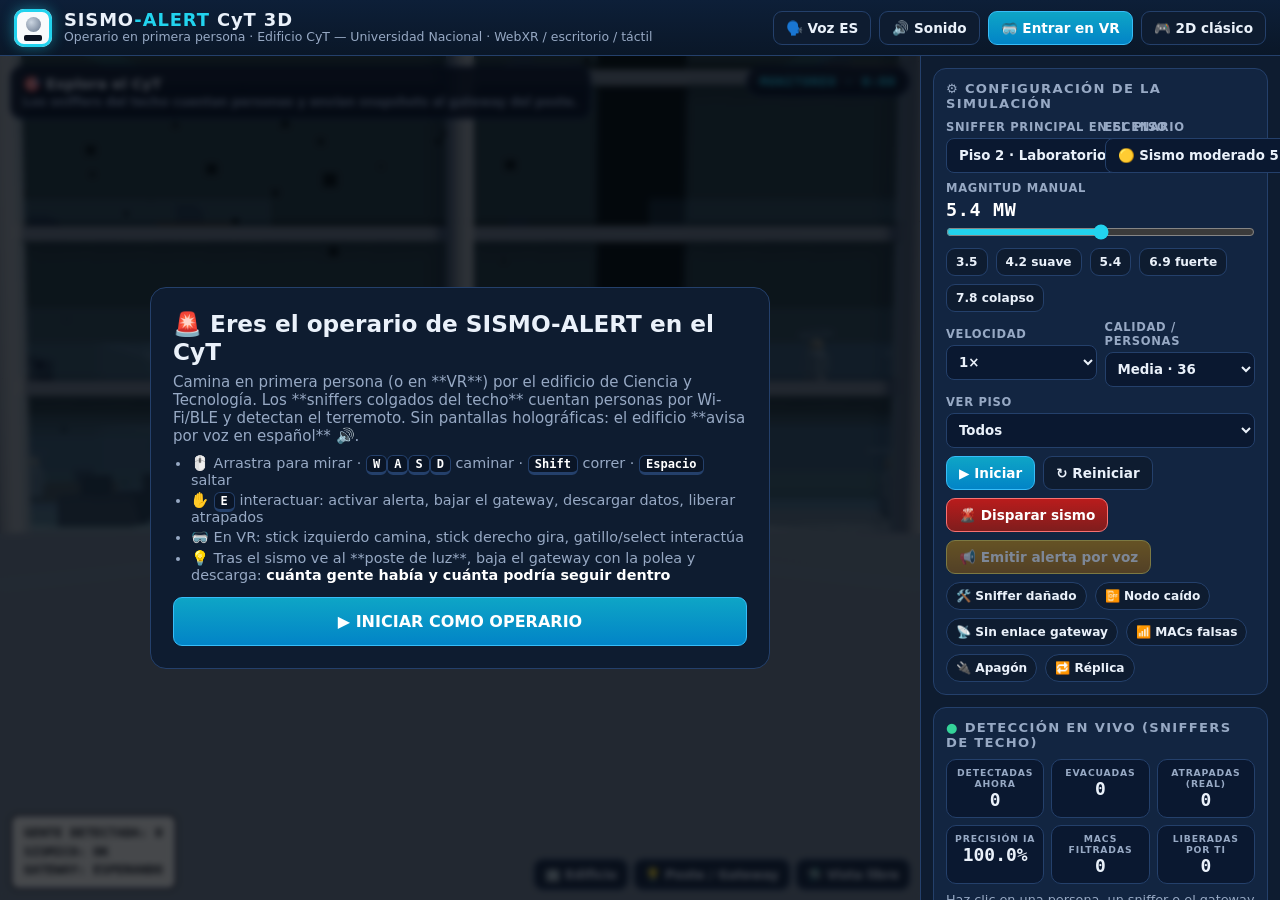
<file: index.html>
<!DOCTYPE html>
<html lang="es">
<head>
<meta charset="UTF-8">
<meta name="viewport" content="width=device-width, initial-scale=1.0, viewport-fit=cover">
<title>SISMO-ALERT CyT 3D — Operario VR · Edificio CyT Universidad Nacional</title>
<meta name="description" content="Juego inmersivo 3D/WebXR en el edificio CyT de la Universidad Nacional: sniffers de techo con voz en español detectan personas y el terremoto; el gateway de un poste de luz guarda cuánta gente había y cuánta podría seguir dentro.">
<meta property="og:title" content="SISMO-ALERT CyT 3D — Operario VR">
<meta property="og:image" content="https://nicolashg2004.github.io/juegoDiseno/modelo.jpg">
<meta name="theme-color" content="#07111f">
<link rel="icon" href="data:image/svg+xml,%3Csvg xmlns='http://www.w3.org/2000/svg' viewBox='0 0 64 64'%3E%3Crect x='6' y='6' width='52' height='52' rx='14' fill='%23f8fafc'/%3E%3Crect x='6' y='6' width='52' height='52' rx='14' fill='none' stroke='%2322d3ee' stroke-width='4'/%3E%3Ccircle cx='32' cy='30' r='11' fill='%2394a3b8'/%3E%3Crect x='20' y='44' width='24' height='9' rx='2' fill='%2307111f'/%3E%3C/svg%3E">
<link rel="stylesheet" href="css/immersive.css">
</head>
<body>
<header>
  <div class="mark" aria-hidden="true"></div>
  <div>
    <h1>SISMO<span>-ALERT</span> CyT 3D</h1>
    <div class="sub">Operario en primera persona · Edificio CyT — Universidad Nacional · WebXR / escritorio / táctil</div>
  </div>
  <nav>
    <button class="btn" id="btnVoice" type="button" aria-pressed="true">🗣️ Voz ES</button>
    <button class="btn" id="btnSound" type="button" aria-pressed="true">🔊 Sonido</button>
    <button class="btn primary" id="btnVR" type="button">🥽 Entrar en VR</button>
    <a class="btn" href="clasico.html">🎮 2D clásico</a>
  </nav>
</header>

<main>
  <section id="viewport" aria-label="Vista 3D del edificio CyT">
    <div id="crosshair" aria-hidden="true"></div>
    <div class="hud-top">
      <div id="objective">🎯 Explora el CyT<small>Los sniffers del techo están contando personas y enviando datos al gateway del poste.</small></div>
      <div id="phaseTag">MONITOREO · 0:00</div>
    </div>
    <div id="prompt"></div>
    <div id="subtitle" role="status" aria-live="polite"></div>
    <div id="einkMini">GENTE: —<br>SISMICO: OK<br>GATEWAY: —</div>
    <div class="view-btns">
      <button class="btn" id="btnViewBuilding" type="button">🏢 Edificio</button>
      <button class="btn" id="btnViewPole" type="button">💡 Poste / Gateway</button>
      <button class="btn" id="btnFreeCam" type="button" aria-pressed="false">🛸 Vista libre</button>
    </div>
    <div id="joy" aria-hidden="true"><div id="joyKnob"></div></div>
    <button id="btnTouchInteract" type="button" aria-label="Interactuar">✋</button>

    <div id="startOverlay">
      <div class="start-card">
        <h2>🚨 Eres el operario de SISMO-ALERT en el CyT</h2>
        <p>Camina en primera persona (o en **VR**) por el edificio de Ciencia y Tecnología. Los **sniffers colgados del techo** cuentan personas por Wi-Fi/BLE y detectan el terremoto. Sin pantallas holográficas: el edificio **avisa por voz en español** 🔊.</p>
        <ul>
          <li>🖱️ Arrastra para mirar · <span class="kbd">W</span><span class="kbd">A</span><span class="kbd">S</span><span class="kbd">D</span> caminar · <span class="kbd">Shift</span> correr · <span class="kbd">Espacio</span> saltar</li>
          <li>✋ <span class="kbd">E</span> interactuar: activar alerta, bajar el gateway, descargar datos, liberar atrapados</li>
          <li>🥽 En VR: stick izquierdo camina, stick derecho gira, gatillo/select interactúa</li>
          <li>💡 Tras el sismo ve al **poste de luz**, baja el gateway con la polea y descarga: <b>cuánta gente había y cuánta podría seguir dentro</b></li>
        </ul>
        <button class="btn primary" id="btnStart" type="button" style="width:100%;justify-content:center;padding:14px;font-size:1rem">▶ INICIAR COMO OPERARIO</button>
      </div>
    </div>
  </section>

  <aside>
    <section class="card">
      <h2>⚙️ Configuración de la simulación</h2>
      <div class="row">
        <label class="lab">Sniffer principal en el piso
          <select id="selFloor">
            <option value="0">Piso 1 · Lobby/Cafetería</option>
            <option value="1" selected>Piso 2 · Laboratorios</option>
            <option value="2">Piso 3 · Aulas/Biblioteca</option>
            <option value="3">Piso 4 · Terraza/Proyectos</option>
          </select>
        </label>
        <label class="lab">Escenario
          <select id="selScenario">
            <option value="normal">🟢 Día normal (sin sismo)</option>
            <option value="suave">🌿 Sismo suave 4.2</option>
            <option value="moderado" selected>🟡 Sismo moderado 5.4</option>
            <option value="fuerte">🟠 Terremoto fuerte 6.9</option>
            <option value="colapso">💥 Colapso 7.8 · sniffer sepultado</option>
            <option value="sniffer">🛠️ Sniffer principal dañado</option>
            <option value="apagon">🔌 Apagón + sismo fuerte</option>
            <option value="gateway">📡 Gateway sin enlace</option>
            <option value="macs">📶 Saturación de MACs falsas</option>
            <option value="replica">🔁 Terremoto + réplica</option>
          </select>
        </label>
      </div>
      <div class="row">
        <label class="lab">Magnitud manual <span id="magVal">5.4 Mw</span>
          <input type="range" id="rngMag" min="3" max="7.8" step="0.1" value="5.4">
        </label>
      </div>
      <div class="row mag-presets">
        <button class="btn" data-mag="3.5" type="button">3.5</button>
        <button class="btn" data-mag="4.2" type="button">4.2 suave</button>
        <button class="btn" data-mag="5.4" type="button">5.4</button>
        <button class="btn" data-mag="6.9" type="button">6.9 fuerte</button>
        <button class="btn" data-mag="7.8" type="button">7.8 colapso</button>
      </div>
      <div class="row">
        <label class="lab">Velocidad
          <select id="selSpeed"><option value="0.5">0.5×</option><option value="1" selected>1×</option><option value="2">2×</option><option value="4">4×</option></select>
        </label>
        <label class="lab">Calidad / personas
          <select id="selQuality"><option value="baja">Baja · 24</option><option value="media" selected>Media · 36</option><option value="alta">Alta · 52</option></select>
        </label>
        <label class="lab">Ver piso
          <select id="selFloorView"><option value="all" selected>Todos</option><option value="0">Piso 1</option><option value="1">Piso 2</option><option value="2">Piso 3</option><option value="3">Piso 4</option></select>
        </label>
      </div>
      <div class="row">
        <button class="btn primary" id="btnPause" type="button">⏸ Pausa</button>
        <button class="btn" id="btnReset" type="button">↻ Reiniciar</button>
        <button class="btn danger" id="btnQuake" type="button">🌋 Disparar sismo</button>
        <button class="btn warn" id="btnVoiceAlert" type="button" disabled>📢 Emitir alerta por voz</button>
      </div>
      <div class="row" aria-label="Fallas">
        <button class="btn chip-fault" data-fault="sniffer" type="button" aria-pressed="false">🛠️ Sniffer dañado</button>
        <button class="btn chip-fault" data-fault="nodeDown" type="button" aria-pressed="false">📴 Nodo caído</button>
        <button class="btn chip-fault" data-fault="gatewayOut" type="button" aria-pressed="false">📡 Sin enlace gateway</button>
        <button class="btn chip-fault" data-fault="macSat" type="button" aria-pressed="false">📶 MACs falsas</button>
        <button class="btn chip-fault" data-fault="blackout" type="button" aria-pressed="false">🔌 Apagón</button>
        <button class="btn chip-fault" data-fault="aftershock" type="button" aria-pressed="false">🔁 Réplica</button>
      </div>
    </section>

    <section class="card">
      <h2><span class="dotlive">●</span> Detección en vivo (sniffers de techo)</h2>
      <div class="metrics">
        <div class="metric"><span class="k">Detectadas ahora</span><span class="v" id="mDetected">0</span></div>
        <div class="metric"><span class="k">Evacuadas</span><span class="v" id="mEvacuated">0</span></div>
        <div class="metric"><span class="k">Atrapadas (real)</span><span class="v" id="mTrapped">0</span></div>
        <div class="metric"><span class="k">Precisión IA</span><span class="v" id="mPrecision">—</span></div>
        <div class="metric"><span class="k">MACs filtradas</span><span class="v" id="mFiltered">0</span></div>
        <div class="metric"><span class="k">Liberadas por ti</span><span class="v" id="mRescued">0</span></div>
      </div>
      <p style="color:var(--muted);font-size:.8rem;margin-top:8px">Haz clic en una persona, un sniffer o el gateway para inspeccionarlo. Acércate a una persona atrapada y pulsa <b>E</b> para liberarla.</p>
    </section>

    <section class="card">
      <h2>💡 Gateway del poste · Panel del operario</h2>
      <div id="opReport">Todavía no descargas el gateway. Ve al poste de luz, bájalo con la polea (<b>E</b>) y conéctalo (<b>E</b>).</div>
      <ol id="priorityList"></ol>
      <div class="row" style="margin-top:9px">
        <button class="btn" id="btnDownload" type="button" disabled>⬇ Descargar reporte JSON</button>
        <button class="btn" id="btnFinal" type="button">⬜ Reporte final e-ink</button>
      </div>
    </section>

    <section class="card">
      <h2>🔎 Selección</h2>
      <div id="selInfo">Nada seleccionado. Las personas cambian de color según su estado.</div>
      <div class="legend" style="margin-top:8px">
        <span><span class="swatch" style="background:#38bdf8"></span>Detectada por un sniffer</span>
        <span><span class="swatch" style="background:#94a3b8"></span>Sin detectar recientemente</span>
        <span><span class="swatch" style="background:#34d399"></span>Evacuada / punto de encuentro</span>
        <span><span class="swatch" style="background:#fb923c"></span>Atrapada — acércate y pulsa E</span>
        <span><span class="swatch" style="background:#f87171"></span>Señal fantasma (MAC falsa)</span>
      </div>
    </section>

    <section class="card">
      <h2>📡 Sniffers del edificio</h2>
      <div id="nodeList"></div>
    </section>

    <section class="card">
      <h2>📜 Registro de eventos y voces</h2>
      <div id="eventLog"></div>
    </section>

    <section class="card">
      <h2>🎓 Cómo funciona el sistema real</h2>
      <p style="color:var(--muted);font-size:.87rem">El sniffer escucha de forma pasiva señales Wi-Fi/BLE, filtra MACs aleatorias y cuenta personas sin cámaras. Su acelerómetro detecta la onda inicial y activa la <b style="color:#fff">alerta por voz</b>. Cada pocos segundos envía un snapshot al <b style="color:#fff">gateway del poste</b>, fuera del radio de caída. Aunque el sniffer quede sepultado, el rescatista baja el gateway y recupera el último conteo confiable.</p>
      <p style="margin-top:8px;font-size:.87rem"><a href="clasico.html">Jugar la versión clásica 2D →</a> · <a href="https://github.com/NicolasHG2004/juegoDiseno" target="_blank" rel="noopener">Código en GitHub</a></p>
    </section>
  </aside>
</main>

<dialog id="finalModal">
  <h2>⬜ Esto conserva el gateway para el rescatista</h2>
  <div class="eink">
    <div class="r"><span>GENTE (t0):</span><span id="fHabia">—</span></div>
    <div class="r"><span>EVACUADAS:</span><span id="fEvac">—</span></div>
    <div class="r"><span>POSIBLES DENTRO:</span><span id="fDentro">—</span></div>
    <div class="r"><span>SISMICO:</span><span id="fSismico">OK</span></div>
    <div class="r"><span>CONFIANZA:</span><span id="fConf">—</span></div>
    <small>SISMO-ALERT · GATEWAY POSTE DE LUZ · CyT UNAL</small>
  </div>
  <div id="finalSummary"></div>
  <div class="row">
    <button class="btn primary" id="btnFinalClose" type="button">Seguir explorando / rescatando</button>
    <button class="btn" id="btnFinalDownload" type="button">⬇ JSON del operario</button>
  </div>
</dialog>

<div id="xrOverlay" hidden><span class="xr-box" id="xrBox">SISMO-ALERT CyT · sigue las instrucciones por voz 🔊</span></div>
<noscript><p style="padding:16px">Esta experiencia necesita JavaScript y WebGL. Puedes jugar la <a href="clasico.html">versión 2D clásica</a>.</p></noscript>

<script src="js/sim-core.js"></script>
<script type="importmap">{"imports":{"three":"./vendor/three.module.min.js"}}</script>
<script type="module" src="js/app3d.js"></script>
</body>
</html>
</file>
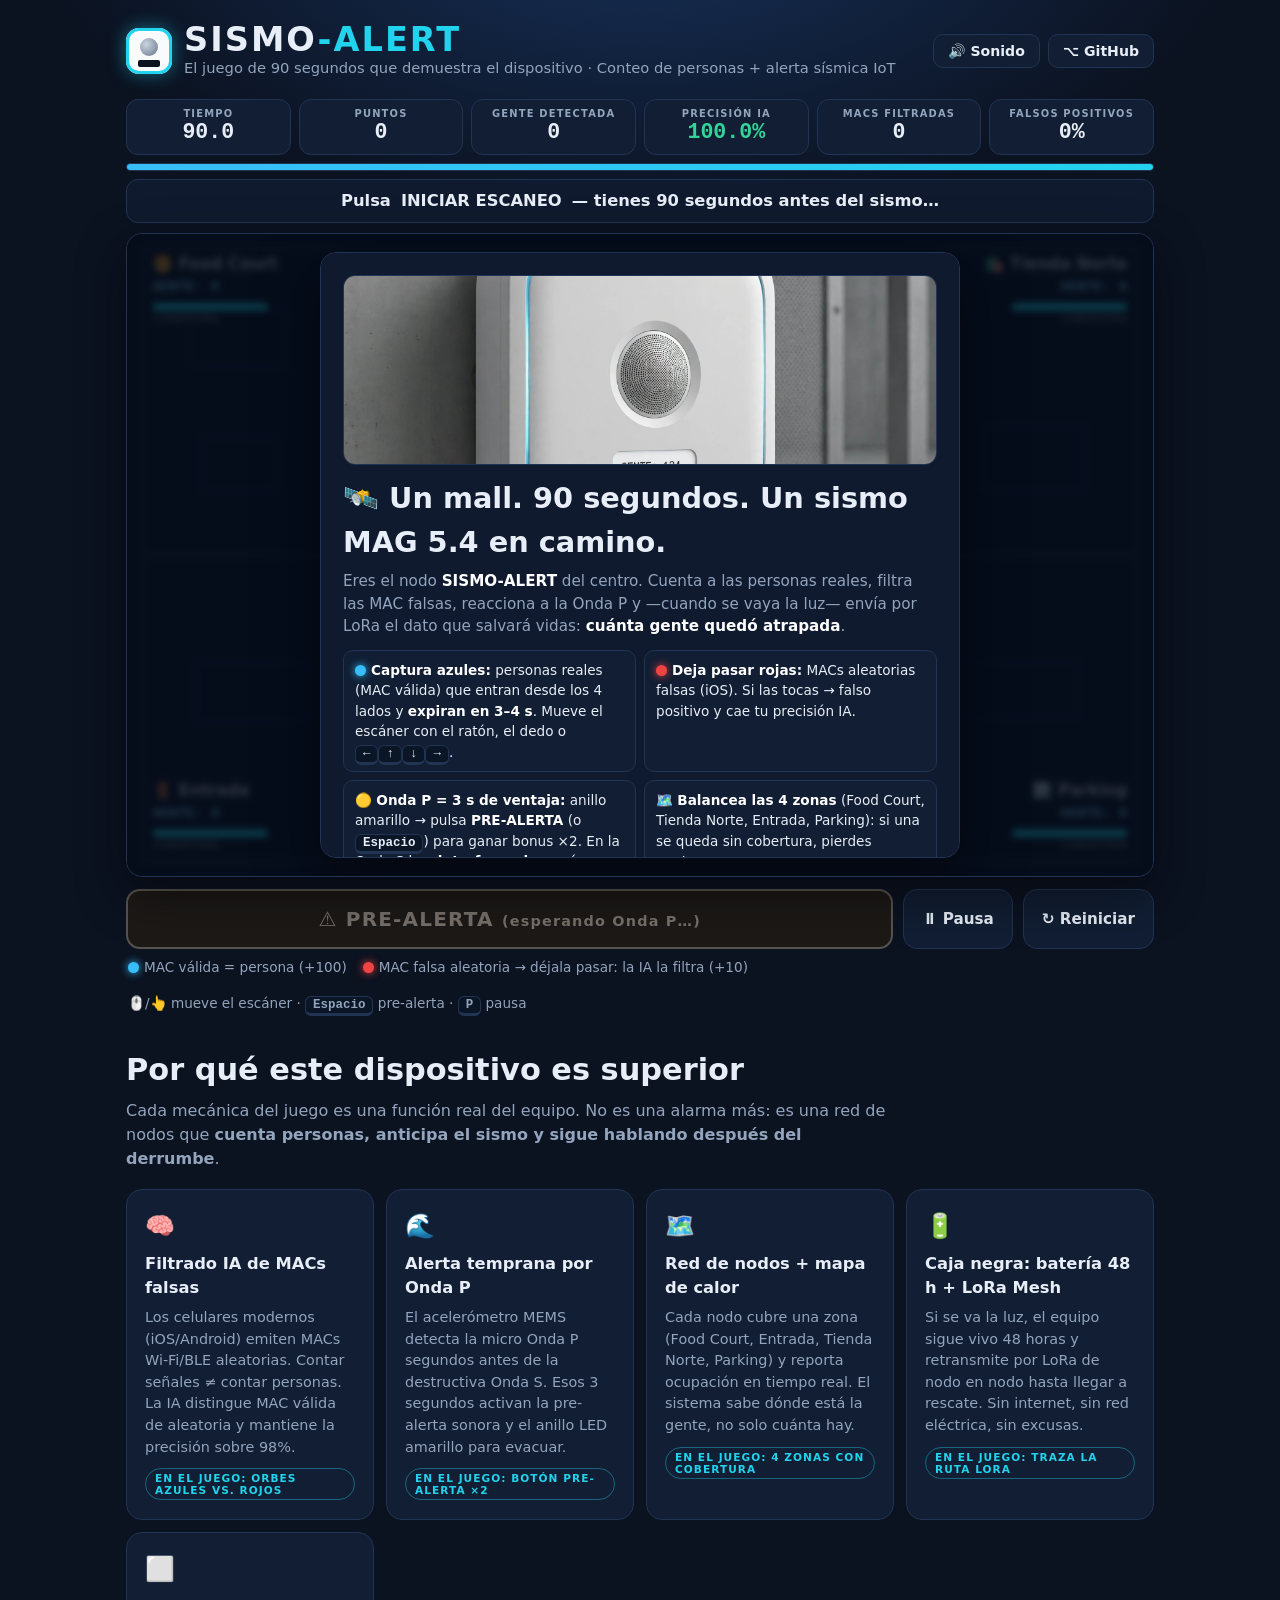
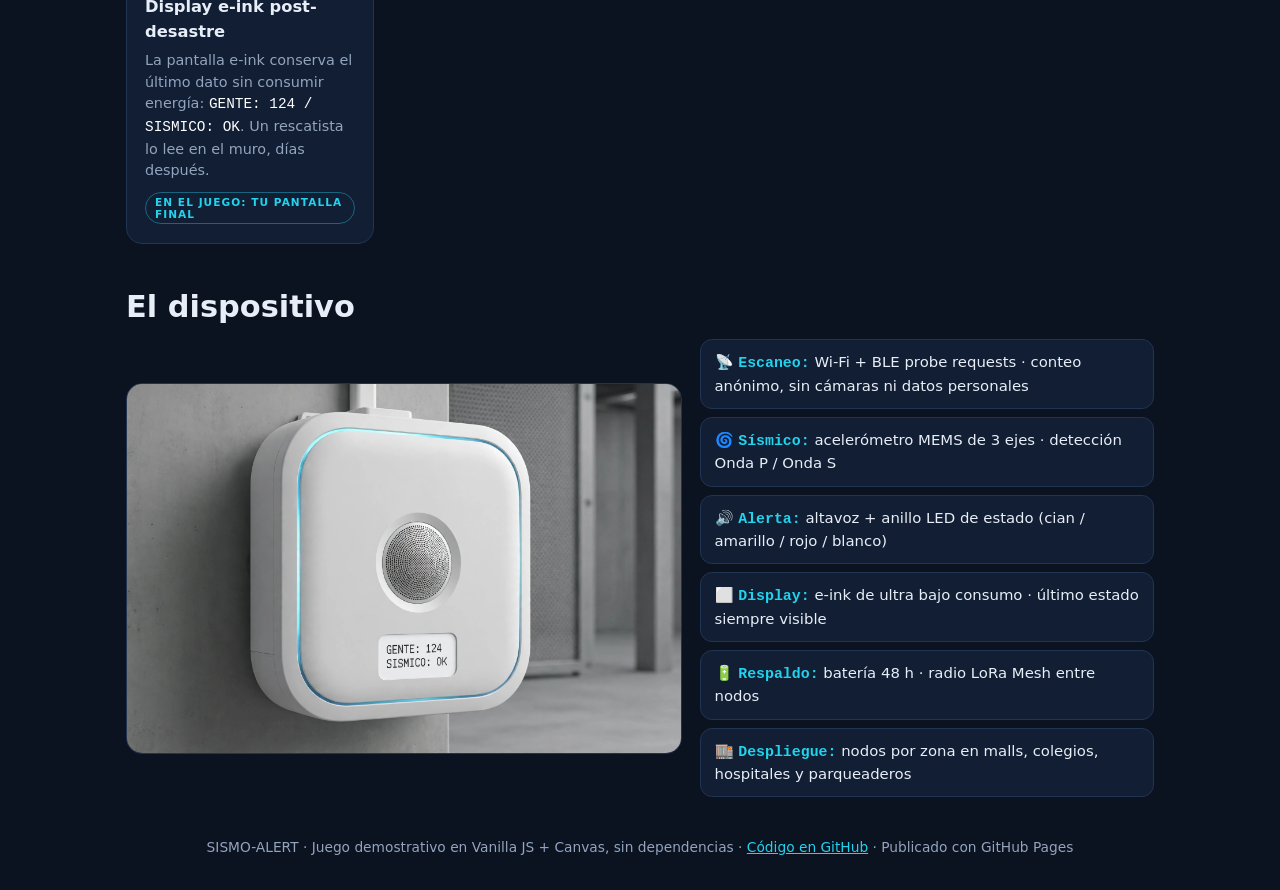
<file: clasico.html>
<!DOCTYPE html>
<html lang="es">
<head>
<meta charset="UTF-8">
<meta name="viewport" content="width=device-width, initial-scale=1.0, viewport-fit=cover">
<title>SISMO-ALERT — El juego · Detección de personas + alerta sísmica IoT</title>
<meta name="description" content="Juego web de 90 segundos que demuestra el dispositivo SISMO-ALERT: filtrado IA de MACs falsas, alerta temprana por Onda P, red de nodos por zonas y modo caja negra con batería 48h + LoRa Mesh.">
<meta property="og:title" content="SISMO-ALERT — El juego">
<meta property="og:description" content="90 segundos. Un sismo MAG 5.4. ¿Puede tu escáner contar a todas las personas antes del apagón?">
<meta property="og:image" content="https://nicolashg2004.github.io/juegoDiseno/modelo.jpg">
<meta property="og:type" content="website">
<meta name="theme-color" content="#0b1220">
<link rel="icon" href="data:image/svg+xml,%3Csvg xmlns='http://www.w3.org/2000/svg' viewBox='0 0 64 64'%3E%3Crect x='6' y='6' width='52' height='52' rx='14' fill='%23f8fafc'/%3E%3Crect x='6' y='6' width='52' height='52' rx='14' fill='none' stroke='%2322d3ee' stroke-width='4'/%3E%3Ccircle cx='32' cy='30' r='11' fill='%2394a3b8'/%3E%3Crect x='20' y='44' width='24' height='9' rx='2' fill='%230b1220'/%3E%3C/svg%3E">
<style>
  :root{
    --bg:#0b1220; --bg2:#0f1a2e; --panel:#111e33; --line:#223453;
    --ink:#e8eef7; --muted:#93a4bd; --cyan:#22d3ee; --blue:#38bdf8;
    --red:#f87171; --red2:#ef4444; --yellow:#facc15; --green:#34d399;
    --eink:#f4f1e6; --radius:16px;
    --mono:ui-monospace,'Cascadia Mono',SFMono-Regular,Menlo,Consolas,monospace;
    --sans:system-ui,-apple-system,'Segoe UI',Roboto,'Helvetica Neue',Arial,sans-serif;
  }
  *{box-sizing:border-box;margin:0;padding:0}
  html{scroll-behavior:smooth}
  body{background:radial-gradient(1100px 550px at 50% -80px,#173058 0%,var(--bg) 55%) fixed var(--bg);
       color:var(--ink);font-family:var(--sans);line-height:1.5;transition:background .6s}
  body.blackout{background:#000}
  body.blackout .dim-when-dark{opacity:.25;filter:grayscale(1)}
  a{color:var(--cyan)}
  .wrap{max-width:1060px;margin:0 auto;padding:0 16px}

  /* ---------- Header ---------- */
  header{padding:22px 0 6px;display:flex;align-items:center;gap:14px;flex-wrap:wrap}
  .logo{display:flex;align-items:center;gap:12px}
  .logo-mark{width:46px;height:46px;border-radius:13px;background:#f8fafc;position:relative;flex:none;
    box-shadow:inset 0 0 0 3px var(--cyan),0 0 18px rgba(34,211,238,.45)}
  .logo-mark::before{content:"";position:absolute;inset:0;margin:auto;width:18px;height:18px;border-radius:50%;
    background:radial-gradient(circle at 35% 35%,#cbd5e1,#64748b);top:-8px}
  .logo-mark::after{content:"";position:absolute;left:0;right:0;margin:auto;bottom:7px;width:22px;height:7px;border-radius:2px;background:#0b1220}
  h1{font-size:clamp(1.45rem,3.4vw,2.1rem);letter-spacing:.06em;line-height:1.05}
  h1 .accent{color:var(--cyan)}
  .subtitle{color:var(--muted);font-size:.92rem}
  .header-actions{margin-left:auto;display:flex;gap:8px;align-items:center}
  .btn{appearance:none;border:1px solid var(--line);background:var(--panel);color:var(--ink);
    border-radius:10px;padding:8px 14px;font:600 .88rem var(--sans);cursor:pointer;text-decoration:none;
    display:inline-flex;align-items:center;gap:7px;transition:.15s}
  .btn:hover{border-color:var(--cyan);color:#fff}
  .btn:focus-visible,button:focus-visible{outline:2px solid var(--cyan);outline-offset:2px}

  /* ---------- HUD ---------- */
  .hud{display:grid;grid-template-columns:repeat(6,1fr);gap:8px;margin:14px 0 8px}
  .chip{background:var(--panel);border:1px solid var(--line);border-radius:12px;padding:8px 10px;text-align:center;min-width:0}
  .chip .k{display:block;font:700 .62rem var(--sans);letter-spacing:.12em;color:var(--muted);text-transform:uppercase;white-space:nowrap}
  .chip .v{display:block;font:700 clamp(1rem,2.6vw,1.35rem) var(--mono);line-height:1.25;white-space:nowrap}
  .chip.alert{border-color:var(--red2);box-shadow:0 0 0 1px var(--red2),0 0 16px rgba(239,68,68,.35)}
  .chip.boost{border-color:var(--green);box-shadow:0 0 0 1px var(--green)}
  #hudPrecision.good{color:var(--green)} #hudPrecision.warn{color:var(--yellow)} #hudPrecision.bad{color:var(--red)}

  .timerbar{height:8px;background:#0a1526;border:1px solid var(--line);border-radius:99px;overflow:hidden;margin-bottom:8px}
  #timerFill{height:100%;width:100%;background:linear-gradient(90deg,var(--blue),var(--cyan));transition:width .2s linear}
  #timerFill.danger{background:linear-gradient(90deg,var(--red2),#f97316)}

  #banner{min-height:44px;display:flex;align-items:center;justify-content:center;text-align:center;gap:10px;
    border:1px solid var(--line);border-radius:12px;background:var(--bg2);padding:8px 14px;
    font-weight:700;font-size:clamp(.85rem,2.2vw,1.02rem);margin-bottom:10px}
  #banner.pwave{background:#3a2f05;border-color:var(--yellow);color:#fde68a;animation:pulseB .5s infinite alternate}
  #banner.swave{background:#3d0a0a;border-color:var(--red2);color:#fecaca;animation:pulseB .25s infinite alternate}
  #banner.success{background:#052e22;border-color:var(--green);color:#a7f3d0}
  #banner.blackbox{background:#050505;border-color:#e5e5e5;color:#fff;font-family:var(--mono);letter-spacing:.04em}
  @keyframes pulseB{from{filter:brightness(.92)}to{filter:brightness(1.25)}}

  /* ---------- Canvas / game ---------- */
  .game-shell{position:relative;border:1px solid var(--line);border-radius:var(--radius);overflow:hidden;background:#0a1526;
    box-shadow:0 18px 50px rgba(0,0,0,.45)}
  canvas{display:block;width:100%;height:auto;aspect-ratio:960/600;touch-action:none;cursor:crosshair}
  .overlay{position:absolute;inset:0;display:flex;align-items:center;justify-content:center;padding:18px;
    background:rgba(4,10,20,.78);backdrop-filter:blur(3px);z-index:5}
  .overlay[hidden]{display:none}
  .card{background:var(--bg2);border:1px solid var(--line);border-radius:var(--radius);max-width:640px;width:100%;
    padding:22px;max-height:100%;overflow:auto;box-shadow:0 20px 60px rgba(0,0,0,.5)}
  .card h2{font-size:clamp(1.3rem,3vw,1.8rem);margin-bottom:6px}
  .card p{color:var(--muted);font-size:.95rem;margin-bottom:10px}
  .hero-img{width:100%;height:190px;object-fit:cover;object-position:50% 45%;border-radius:12px;border:1px solid var(--line);margin-bottom:12px;display:block}
  .howto{display:grid;grid-template-columns:1fr 1fr;gap:8px;margin:12px 0}
  .howto div{background:var(--panel);border:1px solid var(--line);border-radius:10px;padding:9px 11px;font-size:.85rem}
  .howto b{color:#fff}
  .dot{display:inline-block;width:11px;height:11px;border-radius:50%;vertical-align:-1px;margin-right:5px}
  .dot.blue{background:var(--blue);box-shadow:0 0 8px var(--blue)} .dot.red{background:var(--red2);box-shadow:0 0 8px var(--red2)}
  .btn-big{background:linear-gradient(180deg,#0ea5c6,#0284c7);border:1px solid #38bdf8;color:#fff;width:100%;
    font:800 1.05rem var(--sans);letter-spacing:.05em;border-radius:12px;padding:14px;cursor:pointer;transition:.15s}
  .btn-big:hover{filter:brightness(1.15)}
  .kbd{font:700 .78rem var(--mono);background:#0a1526;border:1px solid var(--line);border-bottom-width:3px;border-radius:6px;padding:1px 7px}

  /* E-ink final display */
  .eink{background:var(--eink);color:#111;border-radius:10px;padding:22px 20px;font-family:var(--mono);
    border:2px solid #111;box-shadow:inset 0 0 0 4px #fff, inset 0 0 40px rgba(0,0,0,.08);margin-bottom:14px}
  .eink .row{display:flex;justify-content:space-between;gap:12px;font-size:clamp(1.15rem,3.4vw,1.7rem);font-weight:700;letter-spacing:.03em;padding:3px 0}
  .eink .row + .row{border-top:2px dashed rgba(0,0,0,.25)}
  .eink small{display:block;text-align:center;margin-top:10px;font-size:.72rem;letter-spacing:.14em;color:#444}
  .breakdown{display:grid;grid-template-columns:repeat(3,1fr);gap:8px;margin-bottom:14px}
  .breakdown .chip .v{font-size:1.1rem}
  .rating{text-align:center;font:800 1.05rem var(--sans);letter-spacing:.08em;color:var(--yellow);margin-bottom:14px;text-transform:uppercase}

  /* Controls */
  .controls{display:flex;gap:10px;margin:12px 0 4px;flex-wrap:wrap;align-items:stretch}
  #btnPreAlert{flex:1 1 260px;font:800 clamp(1rem,2.8vw,1.25rem) var(--sans);letter-spacing:.06em;border-radius:14px;
    border:2px solid #57534e;background:#1c1917;color:#78716c;padding:16px;cursor:not-allowed;transition:.15s}
  #btnPreAlert.armed{background:linear-gradient(180deg,#facc15,#eab308);border-color:#fef08a;color:#1c1005;cursor:pointer;
    box-shadow:0 0 26px rgba(250,204,21,.55);animation:pulseB .35s infinite alternate}
  #btnPreAlert.armed:active{transform:scale(.98)}
  .controls .btn{padding:0 18px;border-radius:14px;font-size:.95rem}
  .legend{display:flex;gap:16px;flex-wrap:wrap;color:var(--muted);font-size:.85rem;margin:8px 2px 0}

  /* ---------- pitch sections ---------- */
  section.pitch{padding:34px 0 6px}
  section.pitch h2{font-size:clamp(1.35rem,3vw,1.9rem);margin-bottom:6px}
  section.pitch .lead{color:var(--muted);max-width:760px;margin-bottom:18px}
  .features{display:grid;grid-template-columns:repeat(auto-fit,minmax(225px,1fr));gap:12px}
  .feature{background:var(--panel);border:1px solid var(--line);border-radius:var(--radius);padding:18px}
  .feature .ico{font-size:1.5rem;display:block;margin-bottom:8px}
  .feature h3{font-size:1.02rem;margin-bottom:6px}
  .feature p{color:var(--muted);font-size:.9rem}
  .feature .tag{display:inline-block;margin-top:10px;font:700 .66rem var(--sans);letter-spacing:.1em;text-transform:uppercase;
    color:var(--cyan);border:1px solid rgba(34,211,238,.4);border-radius:99px;padding:3px 9px}
  .device-shot{display:grid;grid-template-columns:1.1fr .9fr;gap:18px;align-items:center;margin-top:10px}
  .device-shot img{width:100%;border-radius:var(--radius);border:1px solid var(--line);display:block}
  .specs{list-style:none;display:grid;gap:8px}
  .specs li{background:var(--panel);border:1px solid var(--line);border-radius:12px;padding:11px 14px;font-size:.93rem}
  .specs b{font-family:var(--mono);color:var(--cyan)}
  footer{color:var(--muted);font-size:.86rem;padding:34px 0 40px;text-align:center}
  @media (max-width:680px){
    .hud{grid-template-columns:repeat(3,1fr)}
    .howto{grid-template-columns:1fr}
    .device-shot{grid-template-columns:1fr}
    .hero-img{height:140px}
    .header-actions{margin-left:0}
  }
  @media (prefers-reduced-motion:reduce){ #banner.pwave,#banner.swave,#btnPreAlert.armed{animation:none} }
</style>
</head>
<body>
<div class="wrap">

  <header>
    <div class="logo">
      <div class="logo-mark" aria-hidden="true"></div>
      <div>
        <h1>SISMO<span class="accent">-ALERT</span></h1>
        <p class="subtitle">El juego de 90 segundos que demuestra el dispositivo · Conteo de personas + alerta sísmica IoT</p>
      </div>
    </div>
    <div class="header-actions dim-when-dark">
      <button class="btn" id="btnSound" type="button" aria-pressed="true">🔊 Sonido</button>
      <a class="btn" href="https://github.com/NicolasHG2004/juegoDiseno" target="_blank" rel="noopener">⌥ GitHub</a>
    </div>
  </header>

  <!-- HUD -->
  <div class="hud dim-when-dark" aria-label="Marcadores del juego">
    <div class="chip" id="chipTime"><span class="k">Tiempo</span><span class="v" id="hudTime">90.0</span></div>
    <div class="chip" id="chipScore"><span class="k">Puntos</span><span class="v" id="hudScore">0</span></div>
    <div class="chip"><span class="k">Gente detectada</span><span class="v" id="hudGente">0</span></div>
    <div class="chip"><span class="k">Precisión IA</span><span class="v good" id="hudPrecision">100.0%</span></div>
    <div class="chip"><span class="k">MACs filtradas</span><span class="v" id="hudFiltered">0</span></div>
    <div class="chip"><span class="k">Falsos positivos</span><span class="v" id="hudFalse">0%</span></div>
  </div>
  <div class="timerbar dim-when-dark" aria-hidden="true"><div id="timerFill"></div></div>
  <div id="banner" role="status" aria-live="polite">Pulsa <b>INICIAR ESCANEO</b> — tienes 90 segundos antes del sismo…</div>

  <!-- GAME -->
  <div class="game-shell">
    <canvas id="game" width="960" height="600" aria-label="Canvas del juego SISMO-ALERT"></canvas>

    <!-- START -->
    <div class="overlay" id="startScreen">
      <div class="card">
        <img class="hero-img" src="modelo.jpg" alt="Dispositivo SISMO-ALERT instalado en un muro: altavoz central, anillo LED cian y display e-ink que muestra GENTE: 124 / SISMICO: OK">
        <h2>🛰️ Un mall. 90 segundos. Un sismo MAG 5.4 en camino.</h2>
        <p>Eres el nodo <b style="color:#fff">SISMO-ALERT</b> del centro. Cuenta a las personas reales, filtra las MAC falsas, reacciona a la Onda P y —cuando se vaya la luz— envía por LoRa el dato que salvará vidas: <b style="color:#fff">cuánta gente quedó atrapada</b>.</p>
        <div class="howto">
          <div><span class="dot blue"></span><b>Captura azules:</b> personas reales (MAC válida) que entran desde los 4 lados y <b>expiran en 3–4 s</b>. Mueve el escáner con el ratón, el dedo o <span class="kbd">←</span><span class="kbd">↑</span><span class="kbd">↓</span><span class="kbd">→</span>.</div>
          <div><span class="dot red"></span><b>Deja pasar rojas:</b> MACs aleatorias falsas (iOS). Si las tocas → falso positivo y cae tu precisión IA.</div>
          <div>🟡 <b>Onda P = 3 s de ventaja:</b> anillo amarillo → pulsa <b>PRE-ALERTA</b> (o <span class="kbd">Espacio</span>) para ganar bonus ×2. En la Onda S hay <b>interferencia</b>: escáner más chico, señales que parpadean/pierden color, polvo y grietas en el plano.</div>
          <div>🗺️ <b>Balancea las 4 zonas</b> (Food Court, Tienda Norte, Entrada, Parking): si una se queda sin cobertura, pierdes puntos.</div>
          <div>⬛ <b>Modo caja negra:</b> tras el apagón, une los 3 nodos hasta RESCATE en ruta <b>zigzag</b> (cambia cada partida) en solo <b>6 segundos</b>.</div>
          <div>⏱️ <b>El anillo LED es el estado:</b> <span style="color:var(--cyan)">cian</span> = OK · <span style="color:var(--yellow)">amarillo</span> = Onda P · <span style="color:var(--red)">rojo</span> = Onda S · blanco = batería/e-ink.</div>
        </div>
        <button class="btn-big" id="btnStart" type="button">▶&nbsp; INICIAR ESCANEO (90 s)</button>
      </div>
    </div>

    <!-- END / E-INK -->
    <div class="overlay" id="endScreen" hidden>
      <div class="card">
        <h2 style="text-align:center;margin-bottom:4px">⬛ Esto ve el rescatista entre los escombros:</h2>
        <p style="text-align:center">Sin red eléctrica. Sin Wi-Fi. El display e-ink sigue encendido con el último dato.</p>
        <div class="eink" role="img" aria-label="Display e-ink final del dispositivo">
          <div class="row"><span>GENTE:</span><span id="einkGente">0</span></div>
          <div class="row"><span>SISMICO:</span><span>ALERTA</span></div>
          <div class="row"><span>BATERIA:</span><span id="einkBat">87%</span></div>
          <div class="row"><span>LORA:</span><span id="einkLora">—</span></div>
          <small>SISMO-ALERT · MODO CAJA NEGRA · AUTONOMÍA 48H</small>
        </div>
        <div class="rating" id="finalRating">—</div>
        <div class="breakdown">
          <div class="chip"><span class="k">Puntos</span><span class="v" id="finScore">0</span></div>
          <div class="chip"><span class="k">Precisión IA</span><span class="v" id="finPrecision">—</span></div>
          <div class="chip"><span class="k">Filtradas</span><span class="v" id="finFiltered">0</span></div>
          <div class="chip"><span class="k">Falsos +</span><span class="v" id="finFalse">0</span></div>
          <div class="chip"><span class="k">Pre-alertas</span><span class="v" id="finPre">0/2</span></div>
          <div class="chip"><span class="k">Sin detectar</span><span class="v" id="finMissed">0</span></div>
        </div>
        <button class="btn-big" id="btnAgain" type="button">↻&nbsp; JUGAR DE NUEVO</button>
      </div>
    </div>
  </div>

  <!-- CONTROLS -->
  <div class="controls">
    <button id="btnPreAlert" type="button" disabled>⚠ PRE-ALERTA <span style="font-weight:600;font-size:.72em">(esperando Onda P…)</span></button>
    <button class="btn" id="btnPause" type="button">⏸ Pausa</button>
    <button class="btn" id="btnRestart" type="button">↻ Reiniciar</button>
  </div>
  <p class="legend dim-when-dark">
    <span><span class="dot blue"></span>MAC válida = persona (+100)</span>
    <span><span class="dot red"></span>MAC falsa aleatoria → déjala pasar: la IA la filtra (+10)</span>
    <span>🖱️/👆 mueve el escáner · <span class="kbd">Espacio</span> pre-alerta · <span class="kbd">P</span> pausa</span>
  </p>

  <!-- PITCH -->
  <section class="pitch dim-when-dark">
    <h2>Por qué este dispositivo es superior</h2>
    <p class="lead">Cada mecánica del juego es una función real del equipo. No es una alarma más: es una red de nodos que <b>cuenta personas, anticipa el sismo y sigue hablando después del derrumbe</b>.</p>
    <div class="features">
      <article class="feature"><span class="ico">🧠</span><h3>Filtrado IA de MACs falsas</h3>
        <p>Los celulares modernos (iOS/Android) emiten MACs Wi-Fi/BLE aleatorias. Contar señales ≠ contar personas. La IA distingue MAC válida de aleatoria y mantiene la precisión sobre 98%.</p>
        <span class="tag">En el juego: orbes azules vs. rojos</span></article>
      <article class="feature"><span class="ico">🌊</span><h3>Alerta temprana por Onda P</h3>
        <p>El acelerómetro MEMS detecta la micro Onda P segundos antes de la destructiva Onda S. Esos 3 segundos activan la pre-alerta sonora y el anillo LED amarillo para evacuar.</p>
        <span class="tag">En el juego: botón PRE-ALERTA ×2</span></article>
      <article class="feature"><span class="ico">🗺️</span><h3>Red de nodos + mapa de calor</h3>
        <p>Cada nodo cubre una zona (Food Court, Entrada, Tienda Norte, Parking) y reporta ocupación en tiempo real. El sistema sabe dónde está la gente, no solo cuánta hay.</p>
        <span class="tag">En el juego: 4 zonas con cobertura</span></article>
      <article class="feature"><span class="ico">🔋</span><h3>Caja negra: batería 48 h + LoRa Mesh</h3>
        <p>Si se va la luz, el equipo sigue vivo 48 horas y retransmite por LoRa de nodo en nodo hasta llegar a rescate. Sin internet, sin red eléctrica, sin excusas.</p>
        <span class="tag">En el juego: traza la ruta LoRa</span></article>
      <article class="feature"><span class="ico">⬜</span><h3>Display e-ink post-desastre</h3>
        <p>La pantalla e-ink conserva el último dato sin consumir energía: <span style="font-family:var(--mono);color:#fff">GENTE: 124 / SISMICO: OK</span>. Un rescatista lo lee en el muro, días después.</p>
        <span class="tag">En el juego: tu pantalla final</span></article>
    </div>
  </section>

  <section class="pitch dim-when-dark">
    <h2>El dispositivo</h2>
    <div class="device-shot">
      <img src="modelo.jpg" alt="Render del dispositivo SISMO-ALERT montado en un muro de concreto en un parqueadero" loading="lazy">
      <ul class="specs">
        <li>📡 <b>Escaneo:</b> Wi-Fi + BLE probe requests · conteo anónimo, sin cámaras ni datos personales</li>
        <li>🌀 <b>Sísmico:</b> acelerómetro MEMS de 3 ejes · detección Onda P / Onda S</li>
        <li>🔊 <b>Alerta:</b> altavoz + anillo LED de estado (cian / amarillo / rojo / blanco)</li>
        <li>⬜ <b>Display:</b> e-ink de ultra bajo consumo · último estado siempre visible</li>
        <li>🔋 <b>Respaldo:</b> batería 48 h · radio LoRa Mesh entre nodos</li>
        <li>🏬 <b>Despliegue:</b> nodos por zona en malls, colegios, hospitales y parqueaderos</li>
      </ul>
    </div>
  </section>

  <footer class="dim-when-dark">
    SISMO-ALERT · Juego demostrativo en Vanilla JS + Canvas, sin dependencias ·
    <a href="https://github.com/NicolasHG2004/juegoDiseno" target="_blank" rel="noopener">Código en GitHub</a> ·
    Publicado con GitHub Pages
  </footer>
</div>

<noscript><p style="text-align:center;padding:20px">Este juego necesita JavaScript activado. El dispositivo real, por suerte, no. 😉</p></noscript>

<script>
'use strict';
/* =====================================================================
   SISMO-ALERT — juego de 90 s · Vanilla JS + Canvas · sin dependencias
   Fases: ESCANEO → ONDA P (x2) → ONDA S → SISMO MAG 5.4 → CAJA NEGRA
   (batería + LoRa) → DISPLAY E-INK final.
   ===================================================================== */
const W = 960, H = 600, GAME_LEN = 90;
const canvas = document.getElementById('game');
const ctx = canvas.getContext('2d');
const DPR = Math.min(window.devicePixelRatio || 1, 2);
canvas.width = W * DPR; canvas.height = H * DPR;

const $ = id => document.getElementById(id);
const hud = { time:$('hudTime'), score:$('hudScore'), gente:$('hudGente'), prec:$('hudPrecision'),
              filt:$('hudFiltered'), fals:$('hudFalse'), fill:$('timerFill'), banner:$('banner'),
              chipScore:$('chipScore'), chipTime:$('chipTime') };
const btnPre = $('btnPreAlert'), btnPause = $('btnPause');
const reducedMotion = matchMedia('(prefers-reduced-motion: reduce)').matches;

/* ---------- Asset héroe: modelo.jpg (ruta RELATIVA → funciona en /juegoDiseno/) ---------- */
const hero = new Image();
let heroReady = false;
hero.onload = () => { heroReady = true; };
hero.src = 'modelo.jpg';
/* Recorte del dispositivo dentro del render 1920×1280 */
const CROP = { sx: 395, sy: 85, sw: 1030, sh: 1030 };

/* ---------- Audio (WebAudio, sin archivos) ---------- */
let AC = null, soundOn = true, lastAlarmBeep = 0;
function audio(){ if(!AC){ try{ AC = new (window.AudioContext||window.webkitAudioContext)(); }catch(e){} }
                  if(AC && AC.state==='suspended') AC.resume(); return AC; }
function beep(freq, dur=0.08, type='sine', vol=0.12, delay=0){
  if(!soundOn) return; const ac = audio(); if(!ac) return;
  const t0 = ac.currentTime + delay, o = ac.createOscillator(), g = ac.createGain();
  o.type = type; o.frequency.value = freq;
  g.gain.setValueAtTime(vol, t0); g.gain.exponentialRampToValueAtTime(0.0001, t0 + dur);
  o.connect(g).connect(ac.destination); o.start(t0); o.stop(t0 + dur + 0.02);
}
const sfx = {
  good(){ beep(880,.07,'sine',.10); beep(1318,.09,'sine',.07,.05); },
  bad(){ beep(150,.18,'sawtooth',.12); },
  filter(){ beep(520,.05,'triangle',.045); },
  pwave(){ beep(660,.12,'square',.08); beep(660,.12,'square',.08,.18); beep(660,.12,'square',.08,.36); },
  success(){ [523,659,784,1046].forEach((f,i)=>beep(f,.12,'sine',.1,i*.09)); },
  link(){ beep(740,.09,'sine',.1); beep(1108,.14,'sine',.08,.07); },
  fail(){ beep(220,.3,'sawtooth',.1); }
};

/* ---------- Estado ---------- */
const ZONE_NAMES = ['🍔 Food Court','🛍️ Tienda Norte','🚪 Entrada','🅿️ Parking'];
let G;
function freshState(){
  return {
    running:false, paused:false, over:false, t:0, score:0,
    gente:0, tp:0, fp:0, filtered:0, missed:0,
    mult:1, multUntil:0, preHits:0,
    orbs:[], spawnIn:0, shake:0, ringFlashUntil:0, ringFlashColor:'#34d399',
    zones: ZONE_NAMES.map(n=>({name:n, count:0, coverage:100})),
    scanner:{ x:W/2, y:H-130, r:48, seen:false },
    keys:{}, fired:{}, pWin:null, sWave:null,
    blackbox:null, battery:100, loraDone:false, endAt:null,
    pointerDown:false, trail:[], particles:[], dust:[], cracks:[]
  };
}
G = freshState();

const zoneOf = (x,y) => (y >= H/2 ? 2 : 0) + (x >= W/2 ? 1 : 0);
const clamp = (v,a,b) => Math.max(a, Math.min(b, v));
const precision = () => (G.tp + G.fp) === 0 ? 100 : (G.tp / (G.tp + G.fp)) * 100;
const falsePct  = () => (G.tp + G.fp) === 0 ? 0 : (G.fp / (G.tp + G.fp)) * 100;

function setBanner(html, cls=''){
  hud.banner.className = cls; hud.banner.id = 'banner'; hud.banner.innerHTML = html;
}

/* ---------- Flujo de fases / eventos ---------- */
function startPWave(big){
  G.pWin = { endsAt: G.t + 3, big };
  btnPre.disabled = false; btnPre.classList.add('armed');
  btnPre.innerHTML = big ? '⚠ ¡PRE-ALERTA! — SISMO GRANDE EN 3 s' : '⚠ ¡PRE-ALERTA! — Onda S en 3 s';
  setBanner(`🟡 <span>¡ONDA P DETECTADA por el acelerómetro MEMS! Pulsa <b>PRE-ALERTA</b> ahora (${big?'se viene el MAG 5.4':'sismo menor'})</span>`, 'pwave');
  sfx.pwave();
  if(navigator.vibrate) navigator.vibrate([60,40,60]);
}
function resolvePWave(success){
  const big = G.pWin.big; G.pWin = null;
  btnPre.disabled = true; btnPre.classList.remove('armed');
  btnPre.innerHTML = '⚠ PRE-ALERTA <span style="font-weight:600;font-size:.72em">(esperando Onda P…)</span>';
  if(success){
    G.preHits++; G.score += 500; G.mult = 2; G.multUntil = G.t + 10;
    G.ringFlashUntil = G.t + 1.2; G.ringFlashColor = '#34d399';
    setBanner('🟢 <span><b>¡PRE-ALERTA ENVIADA!</b> +500 pts · Bonus ×2 por 10 s · La gente empieza a evacuar ANTES de la Onda S</span>', 'success');
    sfx.success();
  } else {
    G.score = Math.max(0, G.score - 300);
    setBanner('🔴 <span><b>¡Sin pre-alerta!</b> La Onda S golpea sin aviso: −300 pts. Esos 3 segundos eran la diferencia…</span>', 'swave');
    sfx.fail(); if(navigator.vibrate) navigator.vibrate(250);
  }
  G.sWave = { until: G.t + (big ? 5 : 2.5), big, prepared: success };
  G.cracks = G.cracks.concat(makeCracks(big ? 4 : 1)); /* el plano se agrieta con el golpe */
  G.shake = reducedMotion ? 0 : (big ? 15 : (success ? 5 : 10));
  lastAlarmBeep = 0;
}
function startBlackbox(){
  G.orbs = []; G.battery = 100;
  const N = (x,y,label)=>({x,y,label,linked:false});
  const rnd = (a,b) => a + Math.random() * (b - a);
  /* Ruta en ZIGZAG con posiciones irregulares que cambian en cada partida
     (nada de filas/columnas rectas): arriba-izq. -> abajo-centro-der. ->
     arriba-der. -> RESCATE abajo-izq. Solo 6 s de ventana LoRa. */
  G.blackbox = { startedAt: G.t, deadline: G.t + 6, idx:0,
    nodes:[ N(rnd(120,270), rnd(95,175),  'NODO 1'),
            N(rnd(600,690), rnd(430,500), 'NODO 2'),
            N(rnd(720,855), rnd(95,175),  'NODO 3'),
            N(rnd(105,245), rnd(430,500), '✚ RESCATE') ] };
  document.body.classList.add('blackout');
  canvas.style.filter = 'grayscale(1) contrast(1.15)';
  setBanner('⬛ MODO CAJA NEGRA · ⏱ ¡SOLO 6 SEGUNDOS de ventana LoRa! Une NODO 1 → 2 → 3 → ✚ RESCATE (ruta en zigzag) para enviar: GENTE ATRAPADA', 'blackbox');
  sfx.fail(); setTimeout(()=>sfx.link(), 350);
}
function endGame(){
  G.running = false; G.over = true;
  document.body.classList.remove('blackout');
  canvas.style.filter = 'grayscale(1) contrast(1.05) brightness(.85)';
  const prec = precision();
  $('einkGente').textContent = G.gente;
  $('einkBat').textContent = Math.round(G.battery) + '%';
  $('einkLora').textContent = G.loraDone ? 'ENVIADO ✓' : 'SIN ENVIO ✗';
  $('finScore').textContent = Math.round(G.score).toLocaleString('es-CO');
  $('finPrecision').textContent = prec.toFixed(1) + '%';
  $('finFiltered').textContent = G.filtered;
  $('finFalse').textContent = G.fp + ' (' + falsePct().toFixed(0) + '%)';
  $('finPre').textContent = G.preHits + '/2';
  $('finMissed').textContent = G.missed;
  let rating = 'NODO EN ENTRENAMIENTO';
  if(G.loraDone && prec >= 95) rating = '🏆 RESCATE HEROICO — DATO SALVAVIDAS ENVIADO';
  else if(G.loraDone) rating = '🛟 RESCATE EFECTIVO — LoRa ENTREGÓ EL DATO';
  else if(prec >= 90) rating = '📡 BUEN NODO — FALTÓ CERRAR LA RUTA LoRa';
  $('finalRating').textContent = rating;
  setBanner(G.loraDone
    ? `⬛ <span><b>LORA: ENVIADO ✓</b> — Rescate ya sabe: <b>GENTE ATRAPADA: ${G.gente}</b>. Eso hace este dispositivo cuando todo lo demás falló.</span>`
    : '⬛ <span>El dato quedó en el display e-ink, pero la ruta LoRa no se completó. ¡Inténtalo de nuevo!</span>', 'blackbox');
  $('endScreen').hidden = false;
  if(G.loraDone) sfx.success();
}
function startGame(){
  G = freshState(); G.running = true;
  document.body.classList.remove('blackout');
  canvas.style.filter = '';
  $('startScreen').hidden = true; $('endScreen').hidden = true;
  btnPause.textContent = '⏸ Pausa';
  setBanner('🛰️ <span>Escaneo activo — captura <b style="color:var(--blue)">azules</b>, filtra <b style="color:var(--red)">rojas</b> y visita las 4 zonas del mall.</span>');
  audio();
}

/* ---------- Entrada: puntero + teclado ---------- */
function toGame(e){
  const r = canvas.getBoundingClientRect();
  return { x: (e.clientX - r.left) * W / r.width, y: (e.clientY - r.top) * H / r.height };
}
canvas.addEventListener('pointermove', e => {
  const p = toGame(e); G.scanner.x = p.x; G.scanner.y = p.y; G.scanner.seen = true;
  if(G.pointerDown && G.blackbox) G.trail.push(p);
});
canvas.addEventListener('pointerdown', e => {
  const p = toGame(e); G.scanner.x = p.x; G.scanner.y = p.y; G.scanner.seen = true;
  G.pointerDown = true; G.trail = [p];
  canvas.setPointerCapture && e.pointerId!==undefined && canvas.setPointerCapture(e.pointerId);
});
addEventListener('pointerup', () => { G.pointerDown = false; if(!G.loraDone) G.trail = []; });
addEventListener('keydown', e => {
  G.keys[e.key] = true;
  if(e.code === 'Space'){ e.preventDefault(); pressPreAlert(); }
  if(e.key === 'p' || e.key === 'P') togglePause();
});
addEventListener('keyup', e => { G.keys[e.key] = false; });

function pressPreAlert(){ if(G.running && G.pWin) resolvePWave(true); }
btnPre.addEventListener('click', pressPreAlert);
function togglePause(){
  if(!G.running) return;
  G.paused = !G.paused;
  btnPause.textContent = G.paused ? '▶ Reanudar' : '⏸ Pausa';
  if(G.paused) setBanner('⏸ <span>Juego en pausa. El sismo, por desgracia, no hace pausas…</span>');
}
btnPause.addEventListener('click', togglePause);
$('btnRestart').addEventListener('click', startGame);
$('btnStart').addEventListener('click', startGame);
$('btnAgain').addEventListener('click', startGame);
$('btnSound').addEventListener('click', function(){
  soundOn = !soundOn; this.textContent = soundOn ? '🔊 Sonido' : '🔇 Silencio';
  this.setAttribute('aria-pressed', String(soundOn)); if(soundOn) sfx.filter();
});
document.addEventListener('visibilitychange', () => { if(document.hidden && G.running && !G.paused) togglePause(); });

/* ---------- Lógica ---------- */
/* Las señales entran desde los 4 lados del mall (arriba, abajo, izquierda,
   derecha) para que las 4 zonas reciban gente por igual: si todo cayera
   desde arriba, las zonas superiores capturarían casi todo primero.
   Carriles que evitan la columna/fila del dispositivo central. */
function spawnOrb(){
  /* MODO PESADILLA: más señales falsas, más velocidad y vida útil de solo
     3-4 s por circulito: si no lo capturas (o lo dejas filtrar) a tiempo, expira. */
  const red = Math.random() < (G.t < 30 ? 0.38 : 0.48);
  const sp = 150 + G.t*1.5 + Math.random()*55;
  const ttl = G.t < 30 ? 3.4 + Math.random()*0.6 : 3.0 + Math.random()*0.7;
  const laneX = () => Math.random() < 0.5 ? 34 + Math.random()*300 : 626 + Math.random()*300; /* columnas laterales */
  const laneY = () => Math.random() < 0.5 ? 36 + Math.random()*124 : 440 + Math.random()*124; /* filas sup./inf. */
  const dir = Math.floor(Math.random() * 4); /* 0 abajo↓ · 1 arriba↑ · 2 derecha→ · 3 izquierda← */
  let x, y, vx = 0, vy = 0;
  if(dir === 0){ x = laneX(); y = -24;   vy =  sp; }
  else if(dir === 1){ x = laneX(); y = H+24; vy = -sp; }
  else if(dir === 2){ x = -24;   y = laneY(); vx =  sp * 1.35; } /* el eje horizontal es más largo */
  else { x = W+24; y = laneY(); vx = -sp * 1.35; }
  G.orbs.push({ x, y, vx, vy, age:0, ttl, r:14 + Math.random()*5, red, wob: Math.random()*Math.PI*2 });
}
/* Grietas en el plano cuando golpea la Onda S (persisten en modo caja negra) */
function makeCracks(n){
  const cracks = [];
  for(let i = 0; i < n; i++){
    let px = W/2 + (Math.random()-.5)*320, py = H/2 + (Math.random()-.5)*260;
    let ang = Math.random() * Math.PI * 2;
    const pts = [[px,py]], segs = 6 + Math.floor(Math.random()*4);
    for(let s = 0; s < segs; s++){
      ang += (Math.random()-.5) * 1.1;
      px += Math.cos(ang) * (26 + Math.random()*42);
      py += Math.sin(ang) * (26 + Math.random()*42);
      pts.push([clamp(px, 18, W-18), clamp(py, 18, H-18)]);
    }
    cracks.push(pts);
  }
  return cracks;
}
function burst(x,y,color,n=10){
  for(let i=0;i<n;i++) G.particles.push({x,y,vx:(Math.random()-.5)*220,vy:(Math.random()-.5)*220,life:.5,color});
}
function update(dt){
  G.t += dt;
  const t = G.t;
  if(G.multUntil && t >= G.multUntil){ G.mult = 1; G.multUntil = 0; }

  /* Cronología de eventos (90 s) */
  const fire = (key, at, fn) => { if(!G.fired[key] && t >= at){ G.fired[key] = true; fn(); } };
  fire('p1', 26, () => startPWave(false));
  fire('p2', 58, () => startPWave(true));
  fire('hint1', 12, () => { if(!G.pWin && !G.sWave) setBanner('📡 <span>El acelerómetro MEMS está escuchando… la primera Onda P puede llegar en cualquier momento.</span>'); });
  fire('hint2', 44, () => { if(!G.pWin && !G.sWave) setBanner('⚠️ <span>Actividad sísmica en aumento. Mantén la precisión IA sobre <b>95%</b> y las 4 zonas cubiertas.</span>'); });

  if(G.pWin && t >= G.pWin.endsAt) resolvePWave(false);
  if(G.pWin){
    const left = Math.max(0, G.pWin.endsAt - t);
    btnPre.innerHTML = `⚠ ¡PRE-ALERTA! — ${G.pWin.big ? 'MAG 5.4' : 'Onda S'} en ${left.toFixed(1)} s`;
  }

  if(G.sWave){
    G.shake = reducedMotion ? 0 : (G.sWave.big ? 15 : (G.sWave.prepared ? 5 : 10));
    if(t - lastAlarmBeep > 0.45){ lastAlarmBeep = t; beep(G.sWave.big?980:840,.14,'square',.06); }
    if(t >= G.sWave.until){
      const wasBig = G.sWave.big; G.sWave = null; G.shake = 0;
      if(wasBig){ startBlackbox(); }
      else if(!G.pWin) setBanner('🛰️ <span>Sismo menor superado. Sigue escaneando: el grande aún no llega…</span>');
    }
  } else if(!G.pWin) G.shake = 0;

  /* Teclado → escáner */
  const KS = 430 * dt, s = G.scanner;
  if(G.keys['ArrowLeft'])  s.x -= KS; if(G.keys['ArrowRight']) s.x += KS;
  if(G.keys['ArrowUp'])    s.y -= KS; if(G.keys['ArrowDown'])  s.y += KS;
  s.x = clamp(s.x, 20, W-20); s.y = clamp(s.y, 20, H-20);
  /* INTERFERENCIA SÍSMICA: durante la Onda S el radio de detección se encoge */
  const targetR = G.sWave ? (G.sWave.big ? 24 : 30) : 48;
  s.r += (targetR - s.r) * Math.min(1, dt * 5);

  /* Cobertura por zonas */
  const zi = zoneOf(s.x, s.y);
  G.zones.forEach((z,i) => {
    const recharge = G.sWave ? 26 : 42, decay = G.sWave ? -11 : -5.4; /* en el sismo cuesta el doble mantener cobertura */
    z.coverage = clamp(z.coverage + (i === zi && !G.blackbox ? recharge*dt : decay*dt), 0, 100);
    if(z.coverage <= 0 && !G.blackbox) G.score = Math.max(0, G.score - 4*dt);
  });

  /* Orbes */
  if(!G.blackbox){
    G.spawnIn -= dt;
    const interval = t < 30 ? 0.50 : 0.38;
    if(G.spawnIn <= 0){ spawnOrb(); G.spawnIn = interval * (0.75 + Math.random()*0.5); }
  }
  for(let i = G.orbs.length-1; i >= 0; i--){
    const o = G.orbs[i];
    o.wob += dt*3; o.age += dt;
    /* movimiento según su dirección de entrada + vaivén perpendicular */
    const boost = G.sWave ? 1.25 : 1;
    o.x += o.vx * boost * dt; o.y += o.vy * boost * dt;
    if(o.vy !== 0) o.x += Math.sin(o.wob) * 14 * dt; else o.y += Math.sin(o.wob) * 14 * dt;
    if(G.sWave){ o.x += (Math.random()-.5) * 95 * dt; o.y += (Math.random()-.5) * 95 * dt; } /* señal errática en el sismo */
    const d = Math.hypot(o.x - s.x, o.y - s.y);
    if(!G.blackbox && d < s.r + o.r*0.45){
      if(o.red){ G.fp++; G.score = Math.max(0, G.score - 150); burst(o.x,o.y,'#f87171',12); sfx.bad(); }
      else{
        G.tp++; G.gente++; G.zones[zoneOf(o.x,o.y)].count++;
        G.score += 100 * G.mult; burst(o.x,o.y,'#38bdf8',10); sfx.good();
      }
      G.orbs.splice(i,1); continue;
    }
    if(o.age >= o.ttl || o.y > H + 26 || o.y < -26 || o.x < -26 || o.x > W + 26){ /* expira o sale por cualquier lado */
      if(o.red){ G.filtered++; G.score += 10; sfx.filter(); }
      else{ G.missed++; G.score = Math.max(0, G.score - 25); }
      G.orbs.splice(i,1);
    }
  }

  /* Partículas */
  for(let i = G.particles.length-1; i >= 0; i--){
    const p = G.particles[i]; p.x += p.vx*dt; p.y += p.vy*dt; p.life -= dt;
    if(p.life <= 0) G.particles.splice(i,1);
  }
  /* Polvo del sismo: durante la Onda S nubla el tablero y cuesta ver las señales */
  if(G.sWave && Math.random() < dt*45)
    G.dust.push({ x:Math.random()*W, y:Math.random()*H, r:22+Math.random()*55, life:1.3, vx:(Math.random()-.5)*24 });
  for(let i = G.dust.length-1; i >= 0; i--){
    const d = G.dust[i]; d.x += d.vx*dt; d.life -= dt;
    if(d.life <= 0) G.dust.splice(i,1);
  }

  /* Caja negra: batería + ruta LoRa */
  if(G.blackbox){
    G.battery = Math.max(80, 100 - (t - G.blackbox.startedAt) * 1.8);
    const bb = G.blackbox, target = bb.nodes[bb.idx];
    if(!G.loraDone && t >= bb.deadline) endGame(); /* se cerró la ventana LoRa de 6 s */
    if(target){
      const near = (p) => Math.hypot(p.x-target.x, p.y-target.y) < 32; /* enlace más preciso */
      if(near(s) || G.trail.some(near)){
        target.linked = true; bb.idx++; G.score += 250; burst(target.x,target.y,'#ffffff',16); sfx.link();
        if(bb.idx >= bb.nodes.length){
          G.loraDone = true; G.score += 1000; G.endAt = t + 2.6;
          setBanner(`⬛ LORA MESH ✓ — ENVIANDO: <b>GENTE ATRAPADA: ${G.gente}</b> → ✚ RESCATE`, 'blackbox');
          sfx.success(); if(navigator.vibrate) navigator.vibrate([80,60,80]);
        } else {
          setBanner(`⬛ ${target.label} ENLAZADO ✓ (${bb.idx}/4) — siguiente: ${bb.nodes[bb.idx].label} · BATERÍA ${Math.round(G.battery)}%`, 'blackbox');
        }
        G.trail = [];
      }
    }
    if(G.endAt && t >= G.endAt) endGame();
  }
  if(t >= GAME_LEN) endGame();
}

/* ---------- Dibujo ---------- */
function ringColor(){
  if(G.t < G.ringFlashUntil) return G.ringFlashColor;
  if(G.blackbox) return '#f8fafc';
  if(G.sWave) return '#ef4444';
  if(G.pWin) return '#facc15';
  return '#22d3ee';
}
function rr(x,y,w,h,r){ ctx.beginPath(); ctx.roundRect(x,y,w,h,r); }

function drawMall(){
  const bb = !!G.blackbox;
  ctx.fillStyle = bb ? '#050505' : '#0a1526'; ctx.fillRect(0,0,W,H);
  /* cuadrantes = zonas + mapa de calor según gente */
  const rects = [[0,0],[W/2,0],[0,H/2],[W/2,H/2]];
  G.zones.forEach((z,i) => {
    const [x,y] = rects[i];
    const heat = clamp(z.count / 26, 0, 1);
    ctx.fillStyle = bb ? '#0a0a0a' : `rgba(${40+heat*180|0},${90+heat*60|0},${200-heat*120|0},${0.10 + heat*0.20})`;
    ctx.fillRect(x,y,W/2,H/2);
  });
  /* plano: muros / locales */
  ctx.strokeStyle = bb ? '#2a2a2a' : '#223453'; ctx.lineWidth = 2;
  ctx.strokeRect(14,14,W-28,H-28);
  ctx.beginPath(); ctx.moveTo(W/2,14); ctx.lineTo(W/2,H-14); ctx.moveTo(14,H/2); ctx.lineTo(W-14,H/2); ctx.stroke();
  ctx.lineWidth = 1; ctx.strokeStyle = bb ? '#1c1c1c' : 'rgba(56,86,145,.5)';
  [[60,70,90,54],[210,60,120,44],[620,66,130,50],[800,180,96,60],[64,400,110,56],[250,470,120,48],[610,420,90,90],[780,400,110,52],
   [70,190,70,50]].forEach(([x,y,w,h]) => ctx.strokeRect(x,y,w,h));
  /* grietas del sismo sobre el plano (quedan marcadas hasta el final) */
  if(G.cracks.length){
    ctx.strokeStyle = bb ? '#3f3f46' : 'rgba(148,163,184,.55)'; ctx.lineWidth = 1.8; ctx.lineCap = 'round';
    G.cracks.forEach(pts => { ctx.beginPath(); ctx.moveTo(pts[0][0], pts[0][1]); pts.forEach(p => ctx.lineTo(p[0], p[1])); ctx.stroke(); });
  }
  /* etiquetas + contador + cobertura: cada zona anclada a su esquina EXTERIOR
     del plano, lejos del dispositivo central (x 365-595 · y 185-417), para que
     la imagen del equipo nunca tape un nombre (antes Parking quedaba detrás). */
  const anchors = [
    { x: 24,   y: 22,   align: 'left'  },  /* Food Court   ↖ */
    { x: W-24, y: 22,   align: 'right' },  /* Tienda Norte ↗ */
    { x: 24,   y: H-86, align: 'left'  },  /* Entrada      ↙ */
    { x: W-24, y: H-86, align: 'right' }   /* Parking      ↘ */
  ];
  ctx.textBaseline = 'top';
  G.zones.forEach((z,i) => {
    const a = anchors[i], lx = a.x, ly = a.y, right = a.align === 'right';
    ctx.textAlign = a.align;
    ctx.font = '700 15px system-ui,sans-serif';
    ctx.fillStyle = bb ? '#9ca3af' : '#cbd5e1';
    ctx.fillText(z.name, lx, ly);
    ctx.font = '700 13px ui-monospace,monospace';
    ctx.fillStyle = bb ? '#e5e7eb' : '#7dd3fc';
    ctx.fillText('GENTE: ' + z.count, lx, ly + 21);
    /* cobertura (la barra se alinea con el borde exterior de su etiqueta) */
    const bw = 108, cov = z.coverage, barX = right ? lx - bw : lx;
    ctx.fillStyle = 'rgba(2,8,20,.65)'; rr(barX, ly+42, bw, 8, 4); ctx.fill();
    ctx.fillStyle = bb ? '#9ca3af' : (cov > 45 ? '#22d3ee' : cov > 20 ? '#facc15' : '#ef4444');
    if(cov > 0){ rr(barX, ly+42, bw*cov/100, 8, 4); ctx.fill(); }
    ctx.font = '600 9px system-ui,sans-serif'; ctx.fillStyle = bb ? '#6b7280' : '#64748b';
    ctx.fillText('COBERTURA', lx, ly + 53);
    if(cov < 20 && !bb && G.running){
      ctx.font = '800 12px system-ui,sans-serif'; ctx.fillStyle = (Math.sin(performance.now()/130) > 0) ? '#f87171' : '#7f1d1d';
      if(right){ ctx.textAlign = 'right'; ctx.fillText('⚠ SIN COBERTURA', barX - 10, ly + 40); ctx.textAlign = a.align; }
      else ctx.fillText('⚠ SIN COBERTURA', lx + 118, ly + 40);
    }
  });
  ctx.textAlign = 'left';
}

function drawOrb(o, now){
  /* INTERFERENCIA SÍSMICA: en plena Onda S la señal parpadea y a ratos se
     "pierde" (gris, sin icono): no sabes si es persona o MAC falsa. */
  const lost = !!G.sWave && Math.sin(now/90 + o.wob*2.7) < -0.72;
  const c = lost ? '#94a3b8' : (o.red ? '#ef4444' : '#38bdf8');
  ctx.save();
  /* se desvanece en su último tramo de vida (aviso visual de expiración) */
  const remainT = o.ttl - o.age;
  let alpha = remainT < 0.85 ? clamp(remainT / 0.85, 0.16, 1) : 1;
  if(G.sWave) alpha *= 0.45 + 0.55 * Math.abs(Math.sin(now/70 + o.wob*3));
  ctx.globalAlpha = alpha;
  ctx.shadowColor = c; ctx.shadowBlur = 16;
  ctx.fillStyle = c; ctx.beginPath(); ctx.arc(o.x,o.y,o.r,0,7); ctx.fill();
  ctx.shadowBlur = 0;
  if(lost){
    ctx.fillStyle = '#0b1220'; ctx.font = '800 ' + (o.r|0) + 'px ui-monospace,monospace';
    ctx.textAlign = 'center'; ctx.textBaseline = 'middle'; ctx.fillText('?', o.x, o.y + 1);
  } else if(o.red){
    ctx.strokeStyle = 'rgba(248,113,113,.85)'; ctx.lineWidth = 2; ctx.setLineDash([5,5]);
    ctx.beginPath(); ctx.arc(o.x,o.y,o.r+6, o.wob, o.wob+7); ctx.stroke(); ctx.setLineDash([]);
    ctx.strokeStyle = '#fff'; ctx.lineWidth = 3; ctx.lineCap = 'round';
    const k = o.r*0.45;
    ctx.beginPath(); ctx.moveTo(o.x-k,o.y-k); ctx.lineTo(o.x+k,o.y+k);
    ctx.moveTo(o.x+k,o.y-k); ctx.lineTo(o.x-k,o.y+k); ctx.stroke();
  } else {
    ctx.fillStyle = '#fff';
    ctx.beginPath(); ctx.arc(o.x, o.y - o.r*0.28, o.r*0.30, 0, 7); ctx.fill();           /* cabeza */
    ctx.beginPath(); ctx.arc(o.x, o.y + o.r*0.62, o.r*0.52, Math.PI, 0); ctx.fill();     /* hombros */
    ctx.strokeStyle = 'rgba(125,211,252,.8)'; ctx.lineWidth = 2;
    ctx.beginPath(); ctx.arc(o.x,o.y,o.r+6, o.wob, o.wob+4.2); ctx.stroke();
  }
  ctx.restore();
}

function drawDevice(now){
  const cx = W/2, cy = H/2, S = 232;
  let ox = 0, oy = 0;
  if(G.pWin && !reducedMotion){ ox = (Math.random()-.5)*3.2; oy = (Math.random()-.5)*3.2; }  /* vibración micro Onda P */
  const x = cx - S/2 + ox, y = cy - S/2 + oy;
  const col = ringColor();
  /* halo + anillo LED (la UI de estado) */
  const pulse = 0.72 + Math.sin(now/340) * 0.28;
  ctx.save();
  ctx.shadowColor = col; ctx.shadowBlur = G.sWave ? 42 : 26;
  ctx.globalAlpha = G.pWin || G.sWave ? pulse : 0.95;
  ctx.strokeStyle = col; ctx.lineWidth = 5;
  rr(x-7, y-7, S+14, S+14, 36); ctx.stroke();
  ctx.restore();
  /* modelo.jpg como héroe central */
  ctx.save(); rr(x,y,S,S,30); ctx.clip();
  if(heroReady){
    ctx.drawImage(hero, CROP.sx, CROP.sy, CROP.sw, CROP.sh, x, y, S, S);
  } else { /* respaldo vectorial si la imagen no cargó */
    ctx.fillStyle = '#f1f5f9'; ctx.fillRect(x,y,S,S);
    ctx.fillStyle = '#94a3b8'; ctx.beginPath(); ctx.arc(cx+ox, cy-18+oy, 42, 0, 7); ctx.fill();
    ctx.fillStyle = '#64748b'; ctx.beginPath(); ctx.arc(cx+ox, cy-18+oy, 30, 0, 7); ctx.fill();
  }
  ctx.restore();
  ctx.strokeStyle = 'rgba(255,255,255,.35)'; ctx.lineWidth = 1.5; rr(x,y,S,S,30); ctx.stroke();
  /* mini display e-ink EN VIVO sobre el dispositivo */
  const dw = 172, dh = 52, dx = cx - dw/2 + ox, dy = cy + 58 + oy;
  ctx.fillStyle = '#f4f1e6'; rr(dx,dy,dw,dh,8); ctx.fill();
  ctx.strokeStyle = '#111'; ctx.lineWidth = 2; rr(dx,dy,dw,dh,8); ctx.stroke();
  ctx.fillStyle = '#111'; ctx.font = '700 15px ui-monospace,monospace'; ctx.textAlign = 'left'; ctx.textBaseline = 'top';
  const sismico = (G.sWave || G.blackbox) ? 'ALERTA' : G.pWin ? 'ONDA-P!' : 'OK';
  ctx.fillText('GENTE: ' + G.gente, dx+10, dy+6);
  ctx.fillText(G.blackbox ? ('BAT:' + Math.round(G.battery) + '% LORA:' + (G.loraDone ? 'OK' : '...')) : ('SISMICO: ' + sismico), dx+10, dy+27);
  /* rótulo */
  ctx.font = '800 11px system-ui,sans-serif'; ctx.textAlign = 'center';
  ctx.fillStyle = G.blackbox ? '#e5e7eb' : col;
  ctx.fillText(G.blackbox ? '⬛ CAJA NEGRA · BATERÍA 48H' : 'SISMO-ALERT · NODO CENTRAL', cx+ox, y - 20);
}

function drawScanner(now){
  const s = G.scanner;
  if(G.blackbox){
    /* cursor de trazado LoRa */
    ctx.strokeStyle = '#fff'; ctx.lineWidth = 2;
    ctx.beginPath(); ctx.arc(s.x,s.y,12,0,7); ctx.stroke();
    ctx.beginPath(); ctx.moveTo(s.x-18,s.y); ctx.lineTo(s.x+18,s.y); ctx.moveTo(s.x,s.y-18); ctx.lineTo(s.x,s.y+18); ctx.stroke();
    return;
  }
  const col = ringColor();
  ctx.save();
  ctx.strokeStyle = col; ctx.globalAlpha = .9; ctx.lineWidth = 2.5; ctx.setLineDash([10,8]);
  ctx.lineDashOffset = -now/28;
  ctx.beginPath(); ctx.arc(s.x,s.y,s.r,0,7); ctx.stroke(); ctx.setLineDash([]);
  ctx.globalAlpha = .13; ctx.fillStyle = col;
  ctx.beginPath(); ctx.arc(s.x,s.y,s.r,0,7); ctx.fill();
  ctx.globalAlpha = .9; ctx.lineWidth = 2;
  ctx.beginPath();
  ctx.moveTo(s.x-s.r-8,s.y); ctx.lineTo(s.x-s.r+14,s.y); ctx.moveTo(s.x+s.r-14,s.y); ctx.lineTo(s.x+s.r+8,s.y);
  ctx.moveTo(s.x,s.y-s.r-8); ctx.lineTo(s.x,s.y-s.r+14); ctx.moveTo(s.x,s.y+s.r-14); ctx.lineTo(s.x,s.y+s.r+8); ctx.stroke();
  ctx.font = '800 10px system-ui,sans-serif'; ctx.textAlign = 'center'; ctx.textBaseline = 'top';
  ctx.fillStyle = col; ctx.fillText(G.sWave ? 'ESCÁNER · INTERFERENCIA' : 'ESCÁNER', s.x, s.y + s.r + 10);
  ctx.restore();
}

function drawBlackbox(now){
  const bb = G.blackbox, cx = W/2, cy = H/2;
  /* líneas ya enlazadas */
  ctx.strokeStyle = '#fff'; ctx.lineWidth = 3; ctx.shadowColor = '#fff'; ctx.shadowBlur = 10;
  ctx.beginPath(); ctx.moveTo(cx,cy);
  bb.nodes.forEach(n => { if(n.linked) ctx.lineTo(n.x,n.y); });
  ctx.stroke(); ctx.shadowBlur = 0;
  /* guía punteada al siguiente */
  const target = bb.nodes[bb.idx];
  if(target){
    const prev = bb.idx === 0 ? {x:cx,y:cy} : bb.nodes[bb.idx-1];
    ctx.strokeStyle = 'rgba(255,255,255,.4)'; ctx.lineWidth = 2; ctx.setLineDash([6,8]); ctx.lineDashOffset = -now/35;
    ctx.beginPath(); ctx.moveTo(prev.x,prev.y); ctx.lineTo(target.x,target.y); ctx.stroke(); ctx.setLineDash([]);
  }
  /* estela del trazado */
  if(G.trail.length > 1){
    ctx.strokeStyle = 'rgba(255,255,255,.85)'; ctx.lineWidth = 2.5;
    ctx.beginPath(); ctx.moveTo(G.trail[0].x, G.trail[0].y);
    G.trail.forEach(p => ctx.lineTo(p.x,p.y)); ctx.stroke();
  }
  /* nodos */
  bb.nodes.forEach((n,i) => {
    const isTarget = i === bb.idx;
    const pulse = isTarget ? 15 + Math.sin(now/160)*5 : 13;
    ctx.fillStyle = n.linked ? '#fff' : '#111';
    ctx.strokeStyle = '#fff'; ctx.lineWidth = 3;
    ctx.beginPath(); ctx.arc(n.x,n.y,pulse,0,7); ctx.fill(); ctx.stroke();
    if(isTarget){ ctx.globalAlpha = .5; ctx.beginPath(); ctx.arc(n.x,n.y,pulse+13,0,7); ctx.stroke(); ctx.globalAlpha = 1; }
    ctx.font = '800 12px ui-monospace,monospace'; ctx.textAlign = 'center'; ctx.textBaseline = 'top';
    ctx.fillStyle = '#fff'; ctx.fillText(n.label + (n.linked ? ' ✓' : ''), n.x, n.y + pulse + 7);
  });
  /* cuenta regresiva de la ventana LoRa (parpadea en rojo los últimos 2 s) */
  const remainBB = Math.max(0, bb.deadline - G.t);
  ctx.font = '800 26px ui-monospace,monospace'; ctx.textAlign = 'center'; ctx.textBaseline = 'top';
  ctx.fillStyle = (!G.loraDone && remainBB < 2 && Math.sin(now/120) > 0) ? '#f87171' : '#ffffff';
  ctx.fillText(G.loraDone ? '✓ DATO ENVIADO' : '⏱ VENTANA LoRa: ' + remainBB.toFixed(1) + ' s', W/2, 92);
  /* batería */
  ctx.font = '700 14px ui-monospace,monospace'; ctx.textAlign = 'left';
  ctx.fillStyle = '#fff';
  /* centrado abajo: no choca con las etiquetas de Entrada/Parking en las esquinas */
  ctx.textAlign = 'center';
  ctx.fillText('🔋 BATERÍA: ' + Math.round(G.battery) + '% · 48H · LoRa MESH · GENTE ATRAPADA: ' + G.gente, W/2, H - 38);
  ctx.textAlign = 'left';
}

function draw(now){
  ctx.setTransform(DPR,0,0,DPR,0,0);
  if(G.shake) ctx.translate((Math.random()-.5)*G.shake, (Math.random()-.5)*G.shake);
  drawMall();
  if(G.blackbox) drawBlackbox(now);
  G.orbs.forEach(o => drawOrb(o, now));
  /* polvo sísmico sobre las señales (el dispositivo se dibuja encima: él sí sigue viendo) */
  G.dust.forEach(d => {
    const g = ctx.createRadialGradient(d.x, d.y, 0, d.x, d.y, d.r);
    const a = clamp(d.life, 0, 1) * 0.30;
    g.addColorStop(0, 'rgba(203,213,225,' + a + ')'); g.addColorStop(1, 'rgba(203,213,225,0)');
    ctx.fillStyle = g; ctx.beginPath(); ctx.arc(d.x, d.y, d.r, 0, 7); ctx.fill();
  });
  /* las luces del mall parpadean en el sismo grande, antes del apagón total */
  if(G.sWave && G.sWave.big){
    ctx.fillStyle = 'rgba(0,0,0,' + (0.16 + 0.20 * Math.abs(Math.sin(now/110))).toFixed(3) + ')';
    ctx.fillRect(0, 0, W, H);
  }
  G.particles.forEach(p => { ctx.globalAlpha = clamp(p.life*2,0,1); ctx.fillStyle = p.color;
                             ctx.fillRect(p.x-2,p.y-2,4,4); ctx.globalAlpha = 1; });
  drawDevice(now);
  if(G.running || G.blackbox) drawScanner(now);
  /* cuenta regresiva Onda P sobre el anillo */
  if(G.pWin){
    const left = Math.max(0, G.pWin.endsAt - G.t);
    ctx.font = '800 30px ui-monospace,monospace'; ctx.textAlign = 'center'; ctx.textBaseline = 'bottom';
    ctx.fillStyle = '#fde68a'; ctx.shadowColor = '#facc15'; ctx.shadowBlur = 16;
    ctx.fillText('ONDA S: ' + left.toFixed(1), W/2, 122); ctx.shadowBlur = 0;
  }
  if(G.sWave){
    ctx.font = '800 30px ui-monospace,monospace'; ctx.textAlign = 'center'; ctx.textBaseline = 'bottom';
    ctx.fillStyle = '#fecaca'; ctx.shadowColor = '#ef4444'; ctx.shadowBlur = 18;
    ctx.fillText(G.sWave.big ? '💥 SISMO MAG 5.4 💥' : '💥 ONDA S 💥', W/2, 122); ctx.shadowBlur = 0;
    ctx.font = '800 15px ui-monospace,monospace'; ctx.textBaseline = 'top'; ctx.fillStyle = '#fca5a5';
    ctx.fillText('⚡ INTERFERENCIA SÍSMICA · señal débil · radio de escaneo reducido', W/2, 130);
  }
  if(!G.running && !G.over){
    ctx.font = '700 13px ui-monospace,monospace'; ctx.textAlign = 'center'; ctx.textBaseline = 'top';
    ctx.fillStyle = 'rgba(147,164,189,.9)';
    ctx.fillText('· MODO DEMO · anillo LED en reposo ·', W/2, H - 34);
  }
}

/* ---------- HUD ---------- */
function renderHUD(){
  const remain = Math.max(0, GAME_LEN - G.t);
  hud.time.textContent = remain.toFixed(1);
  hud.score.textContent = (Math.round(G.score)).toLocaleString('es-CO') + (G.mult > 1 ? ' ×2' : '');
  hud.gente.textContent = G.gente;
  const p = precision();
  hud.prec.textContent = p.toFixed(1) + '%';
  hud.prec.className = 'v ' + (p >= 95 ? 'good' : p >= 85 ? 'warn' : 'bad');
  hud.filt.textContent = G.filtered;
  hud.fals.textContent = falsePct().toFixed(0) + '%';
  hud.fill.style.width = (remain / GAME_LEN * 100) + '%';
  hud.fill.classList.toggle('danger', remain < 25 || !!G.sWave);
  hud.chipTime.classList.toggle('alert', !!G.sWave);
  hud.chipScore.classList.toggle('boost', G.mult > 1);
}

/* ---------- Bucle principal ---------- */
let last = performance.now();
function loop(now){
  const dt = Math.min((now - last) / 1000, 0.05); last = now;
  if(G.running && !G.paused) update(dt);
  draw(now); renderHUD();
  requestAnimationFrame(loop);
}
requestAnimationFrame(loop);
</script>
</body>
</html>
</file>
<file: css/immersive.css>
:root{
  --bg:#07111f; --panel:#0e1c30; --panel2:#122541; --line:#24406b;
  --ink:#eaf1fa; --muted:#97a9c4; --cyan:#22d3ee; --blue:#38bdf8;
  --red:#f87171; --yellow:#facc15; --green:#34d399; --orange:#fb923c;
  --sans:system-ui,-apple-system,'Segoe UI',Roboto,Arial,sans-serif;
  --mono:ui-monospace,Menlo,Consolas,monospace;
}
*{box-sizing:border-box;margin:0;padding:0}
html,body{height:100%}
body{background:var(--bg);color:var(--ink);font-family:var(--sans);overflow:hidden}
a{color:var(--cyan)}
button,select,input{font-family:var(--sans)}
:focus-visible{outline:2px solid var(--cyan);outline-offset:2px}

header{height:56px;display:flex;align-items:center;gap:12px;padding:0 14px;
  background:linear-gradient(180deg,#0d1f38,#0a1728);border-bottom:1px solid var(--line)}
header .mark{width:38px;height:38px;border-radius:10px;background:#f8fafc;position:relative;flex:none;
  box-shadow:inset 0 0 0 3px var(--cyan),0 0 14px rgba(34,211,238,.45)}
header .mark::before{content:"";position:absolute;inset:0;margin:auto;width:15px;height:15px;border-radius:50%;top:-7px;
  background:radial-gradient(circle at 35% 35%,#cbd5e1,#64748b)}
header .mark::after{content:"";position:absolute;left:0;right:0;margin:auto;bottom:6px;width:18px;height:6px;border-radius:2px;background:#0b1220}
header h1{font-size:1.12rem;letter-spacing:.05em;line-height:1}
header h1 span{color:var(--cyan)}
header .sub{color:var(--muted);font-size:.78rem}
header nav{margin-left:auto;display:flex;gap:8px;align-items:center}
.btn{appearance:none;border:1px solid var(--line);background:var(--panel);color:var(--ink);border-radius:9px;
  padding:8px 12px;font:600 .85rem var(--sans);cursor:pointer;text-decoration:none;display:inline-flex;align-items:center;gap:6px;transition:.15s}
.btn:hover{border-color:var(--cyan);color:#fff}
.btn.primary{background:linear-gradient(180deg,#0ea5c6,#0284c7);border-color:#38bdf8;color:#fff}
.btn.danger{background:linear-gradient(180deg,#b91c1c,#7f1d1d);border-color:#f87171;color:#fff}
.btn.warn{background:linear-gradient(180deg,#ca8a04,#a16207);border-color:#fde047;color:#fff}
.btn:disabled{opacity:.45;cursor:not-allowed}
.btn.armed{animation:pulse .4s infinite alternate;box-shadow:0 0 18px rgba(250,204,21,.5)}
@keyframes pulse{from{filter:brightness(.9)}to{filter:brightness(1.3)}}

main{display:grid;grid-template-columns:minmax(0,1fr) 360px;height:calc(100dvh - 56px)}
#viewport{position:relative;overflow:hidden;background:#050b14;min-height:320px}
#viewport canvas{display:block;width:100%;height:100%;touch-action:none}
#crosshair{position:absolute;left:50%;top:50%;width:18px;height:18px;margin:-9px 0 0 -9px;pointer-events:none;opacity:.85;z-index:4}
#crosshair::before,#crosshair::after{content:"";position:absolute;background:#fff;left:50%;top:50%}
#crosshair::before{width:18px;height:2px;margin:-1px 0 0 -9px}
#crosshair::after{width:2px;height:18px;margin:-9px 0 0 -1px}
.hud-top{position:absolute;top:10px;left:10px;right:10px;display:flex;gap:8px;align-items:flex-start;pointer-events:none;z-index:5}
#objective{background:rgba(6,15,28,.86);border:1px solid var(--line);border-radius:11px;padding:9px 12px;
  font-weight:700;font-size:.9rem;max-width:640px;backdrop-filter:blur(3px)}
#objective small{display:block;color:var(--muted);font-weight:600;margin-top:2px}
#phaseTag{margin-left:auto;background:rgba(6,15,28,.86);border:1px solid var(--line);border-radius:99px;
  padding:7px 13px;font:800 .78rem var(--mono);letter-spacing:.08em;color:var(--cyan);white-space:nowrap}
#phaseTag.p{color:var(--yellow);border-color:var(--yellow)}
#phaseTag.s{color:#fecaca;border-color:var(--red);background:rgba(61,10,10,.85)}
#prompt{position:absolute;left:50%;bottom:118px;transform:translateX(-50%);z-index:5;pointer-events:none;
  background:rgba(6,15,28,.88);border:1px solid var(--cyan);border-radius:10px;padding:8px 14px;font-weight:700;display:none;white-space:nowrap}
#subtitle{position:absolute;left:50%;bottom:64px;transform:translateX(-50%);z-index:5;max-width:min(760px,92%);
  background:rgba(0,0,0,.72);border-radius:9px;padding:8px 14px;font-size:1rem;text-align:center;display:none}
#subtitle b{color:var(--cyan)}
#einkMini{position:absolute;left:10px;bottom:10px;z-index:5;background:#f4f1e6;color:#111;border:2px solid #111;
  border-radius:8px;padding:8px 12px;font:700 .8rem var(--mono);line-height:1.45;box-shadow:inset 0 0 0 3px #fff}
.view-btns{position:absolute;right:10px;bottom:10px;z-index:5;display:flex;gap:6px;flex-wrap:wrap;justify-content:flex-end}
.view-btns .btn{padding:7px 10px;font-size:.78rem;background:rgba(14,28,48,.9)}
#joy{position:absolute;left:18px;bottom:96px;width:104px;height:104px;border:2px solid rgba(255,255,255,.35);
  border-radius:50%;z-index:6;display:none;background:rgba(255,255,255,.06);touch-action:none}
#joyKnob{position:absolute;left:50%;top:50%;width:44px;height:44px;margin:-22px 0 0 -22px;border-radius:50%;
  background:rgba(255,255,255,.35)}
#btnTouchInteract{position:absolute;right:18px;bottom:110px;z-index:6;display:none;border-radius:50%;
  width:64px;height:64px;font-size:1.3rem;background:rgba(14,165,198,.9);color:#fff;border:2px solid #67e8f9}
body.touch #joy,body.touch #btnTouchInteract{display:block}
#startOverlay{position:absolute;inset:0;z-index:10;display:flex;align-items:center;justify-content:center;
  background:rgba(3,8,16,.72);backdrop-filter:blur(3px);padding:16px}
#startOverlay[hidden]{display:none}
.start-card{background:var(--panel);border:1px solid var(--line);border-radius:16px;max-width:620px;width:100%;
  padding:22px;max-height:100%;overflow:auto}
.start-card h2{font-size:1.45rem;margin-bottom:8px}
.start-card p{color:var(--muted);margin-bottom:10px;font-size:.94rem}
.start-card ul{color:var(--muted);margin:0 0 14px 18px;font-size:.9rem;display:grid;gap:4px}
.start-card b{color:#fff}
.kbd{font:700 .75rem var(--mono);background:#0a1526;border:1px solid var(--line);border-bottom-width:3px;border-radius:6px;padding:1px 6px;color:#fff}

aside{background:var(--panel);border-left:1px solid var(--line);overflow-y:auto;padding:12px;display:grid;gap:12px;align-content:start}
.card{background:var(--panel2);border:1px solid var(--line);border-radius:13px;padding:12px}
.card h2{font-size:.82rem;letter-spacing:.1em;text-transform:uppercase;color:var(--muted);margin-bottom:9px}
.card h2 .dotlive{color:var(--green)}
.row{display:flex;gap:8px;flex-wrap:wrap;align-items:center}
.row + .row{margin-top:8px}
label.lab{display:grid;gap:4px;font:700 .72rem var(--sans);letter-spacing:.06em;color:var(--muted);text-transform:uppercase;flex:1;min-width:130px}
select,input[type=range]{accent-color:var(--cyan)}
select{background:#0a1830;color:var(--ink);border:1px solid var(--line);border-radius:8px;padding:8px;font-weight:600}
#magVal{font:800 1.15rem var(--mono);color:#fff}
.mag-presets .btn{padding:6px 9px;font-size:.76rem}
.chip-fault{padding:6px 9px;font-size:.76rem;border-radius:99px}
.chip-fault[aria-pressed=true]{background:#7f1d1d;border-color:#f87171;color:#fecaca}
.metrics{display:grid;grid-template-columns:repeat(3,1fr);gap:7px}
.metric{background:#0a1830;border:1px solid var(--line);border-radius:10px;padding:7px;text-align:center}
.metric .k{display:block;font:700 .58rem var(--sans);letter-spacing:.09em;color:var(--muted);text-transform:uppercase}
.metric .v{display:block;font:800 1.12rem var(--mono)}
#opReport{font-size:.88rem;color:var(--muted);display:grid;gap:5px}
#opReport b{color:#fff;font-family:var(--mono)}
#priorityList{margin:6px 0 0 16px;color:var(--muted);font-size:.85rem}
#priorityList b{color:var(--orange)}
#selInfo{font-size:.88rem;color:var(--muted);white-space:pre-line}
#selInfo b{color:#fff}
#nodeList{display:grid;gap:6px}
.node-btn{display:flex;justify-content:space-between;gap:8px;width:100%;text-align:left;background:#0a1830;
  border:1px solid var(--line);color:var(--ink);border-radius:9px;padding:7px 10px;cursor:pointer;font:600 .8rem var(--sans)}
.node-btn:hover{border-color:var(--cyan)}
.node-btn .st-ok{color:var(--green)} .node-btn .st-bad{color:var(--red)} .node-btn .st-warn{color:var(--yellow)}
#eventLog{display:grid;gap:6px;max-height:230px;overflow-y:auto;font-size:.82rem}
.log-item{background:#0a1830;border-left:3px solid var(--line);border-radius:6px;padding:6px 9px;color:var(--muted)}
.log-item b{color:var(--muted);font-family:var(--mono);font-size:.72rem;margin-right:6px}
.log-item.crit{border-left-color:var(--red);color:#fecaca}
.log-item.warn{border-left-color:var(--yellow);color:#fde68a}
.log-item.voice{border-left-color:var(--cyan);color:#cffafe}
.log-item.npc{border-left-color:var(--orange);color:#ffedd5}
.legend{display:grid;gap:4px;font-size:.82rem;color:var(--muted)}
.swatch{display:inline-block;width:10px;height:10px;border-radius:3px;margin-right:7px;vertical-align:-1px}

dialog#finalModal{border:1px solid var(--line);background:var(--panel);color:var(--ink);border-radius:16px;
  padding:20px;max-width:min(620px,92vw);margin:auto}
dialog#finalModal::backdrop{background:rgba(0,0,0,.7)}
.eink{background:#f4f1e6;color:#111;border:2px solid #111;border-radius:10px;padding:18px;
  font-family:var(--mono);font-weight:700;box-shadow:inset 0 0 0 4px #fff;margin:12px 0}
.eink .r{display:flex;justify-content:space-between;font-size:clamp(1.05rem,3vw,1.45rem);padding:3px 0}
.eink .r + .r{border-top:2px dashed rgba(0,0,0,.25)}
.eink small{display:block;text-align:center;margin-top:8px;color:#444;font-size:.68rem;letter-spacing:.14em}
#finalSummary{color:var(--muted);font-size:.92rem;white-space:pre-line;margin-bottom:12px}
#xrOverlay{position:fixed;inset:auto 12px 12px 12px;z-index:20;pointer-events:none;text-align:center}
#xrOverlay .xr-box{display:inline-block;background:rgba(0,0,0,.65);border-radius:10px;padding:8px 14px;font-weight:700}

@media (max-width:900px){
  body{overflow:auto}
  main{grid-template-columns:1fr;height:auto}
  #viewport{height:62dvh;min-height:430px}
  aside{border-left:none;border-top:1px solid var(--line)}
  header{height:auto;padding:10px 12px;flex-wrap:wrap}
  header nav{margin-left:0}
}
@media (prefers-reduced-motion:reduce){ .btn.armed{animation:none} }
</file>
